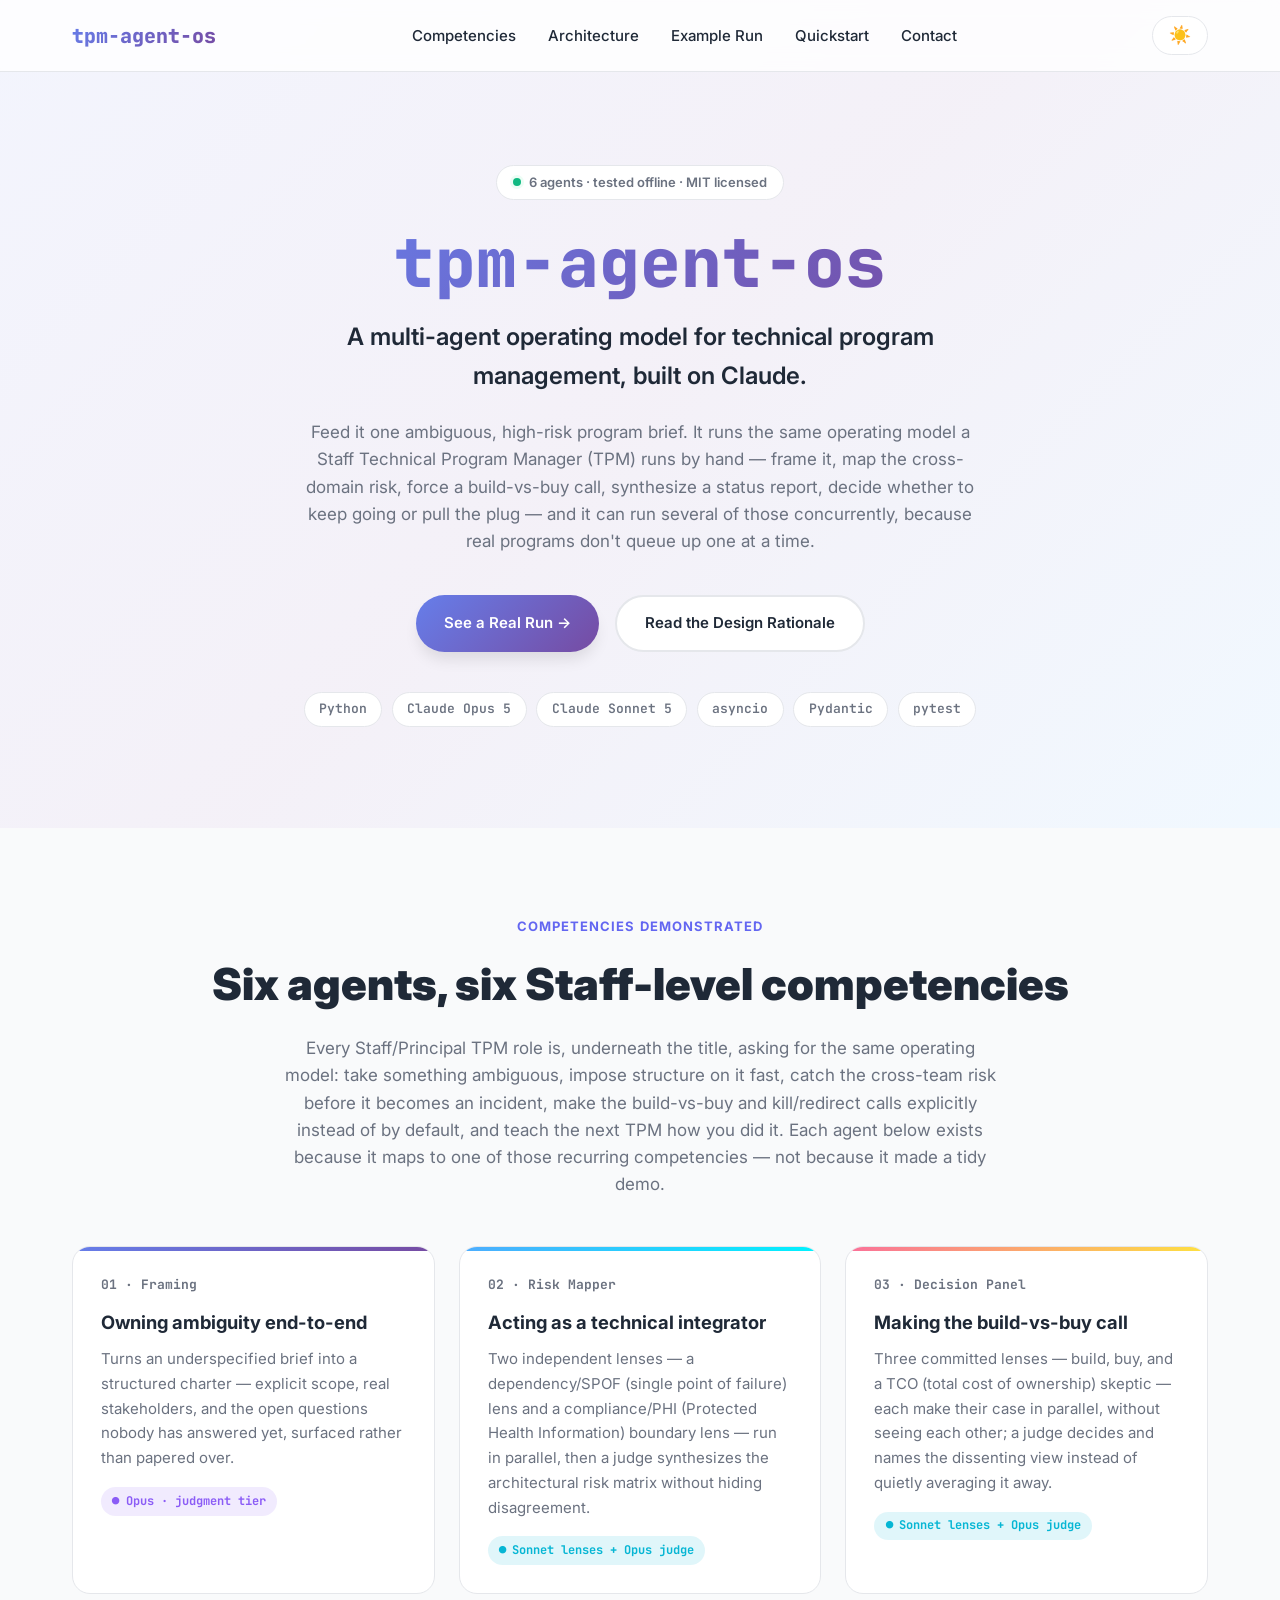
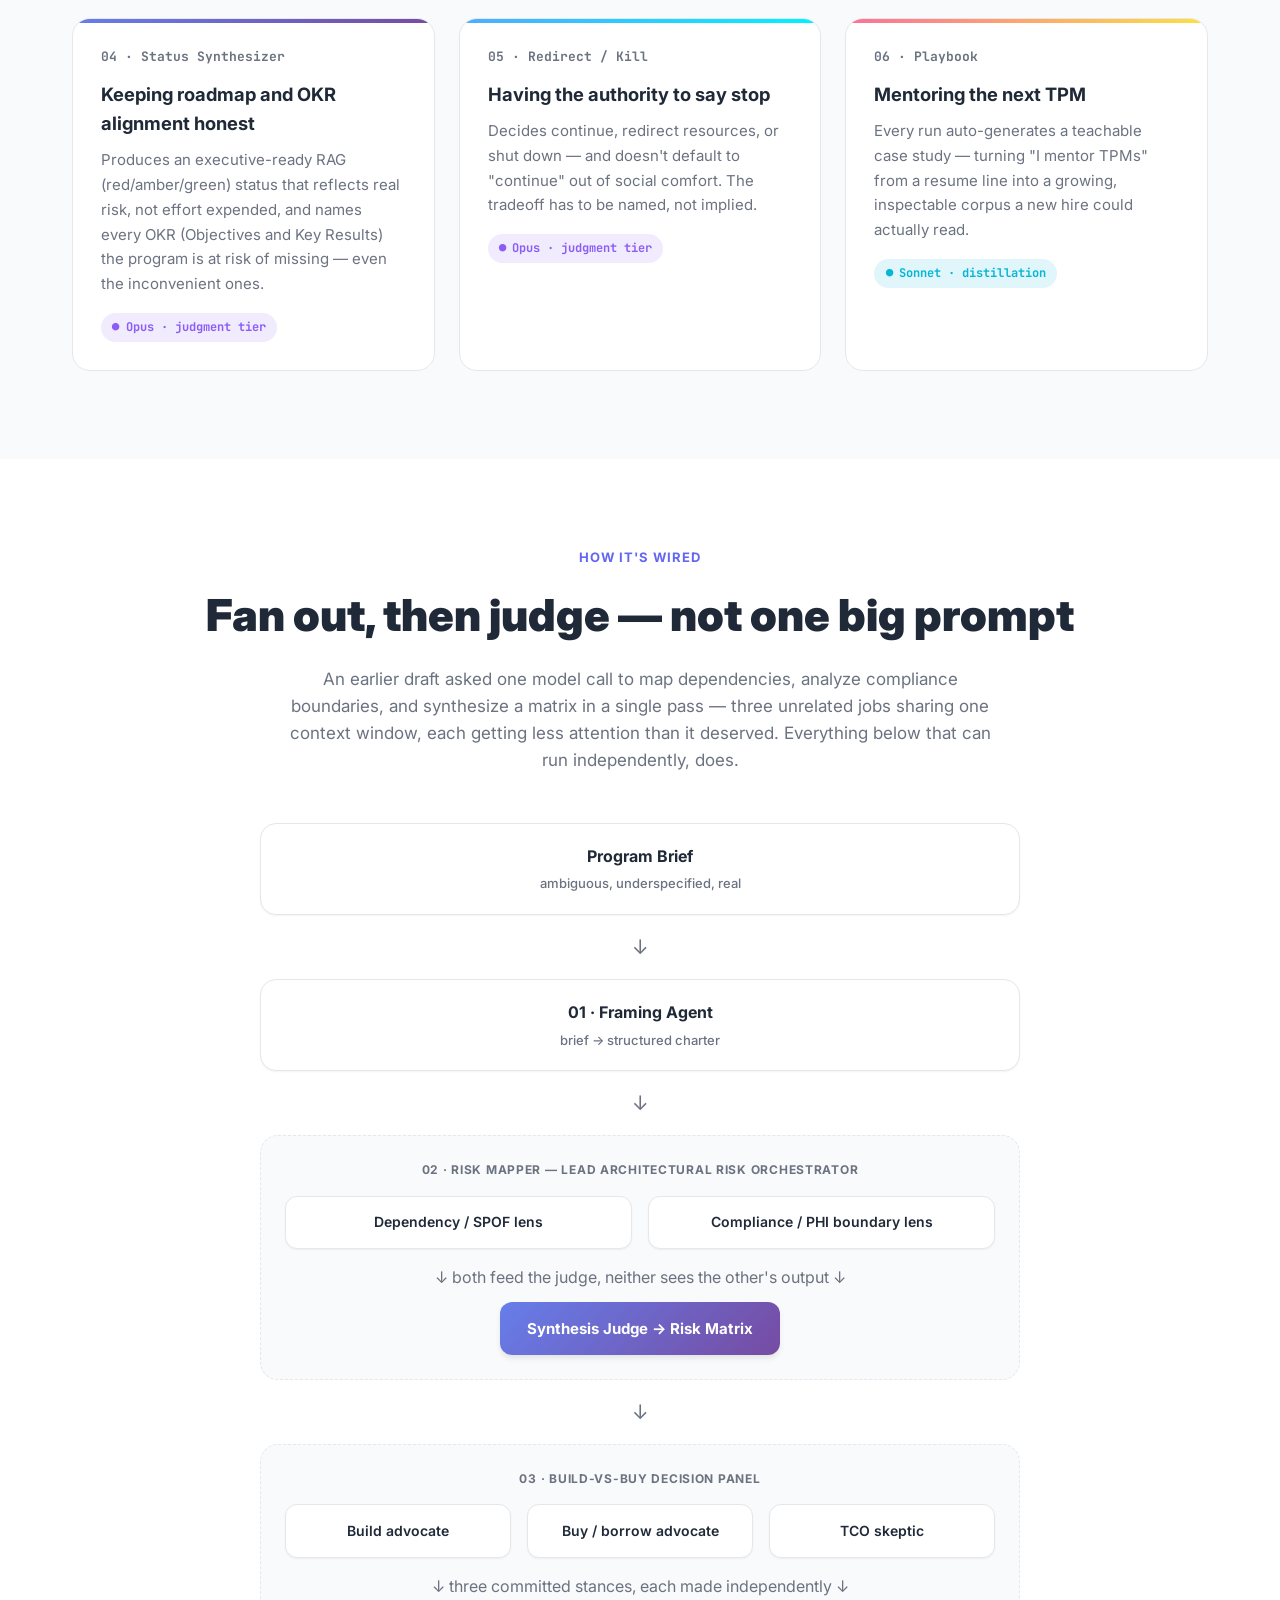
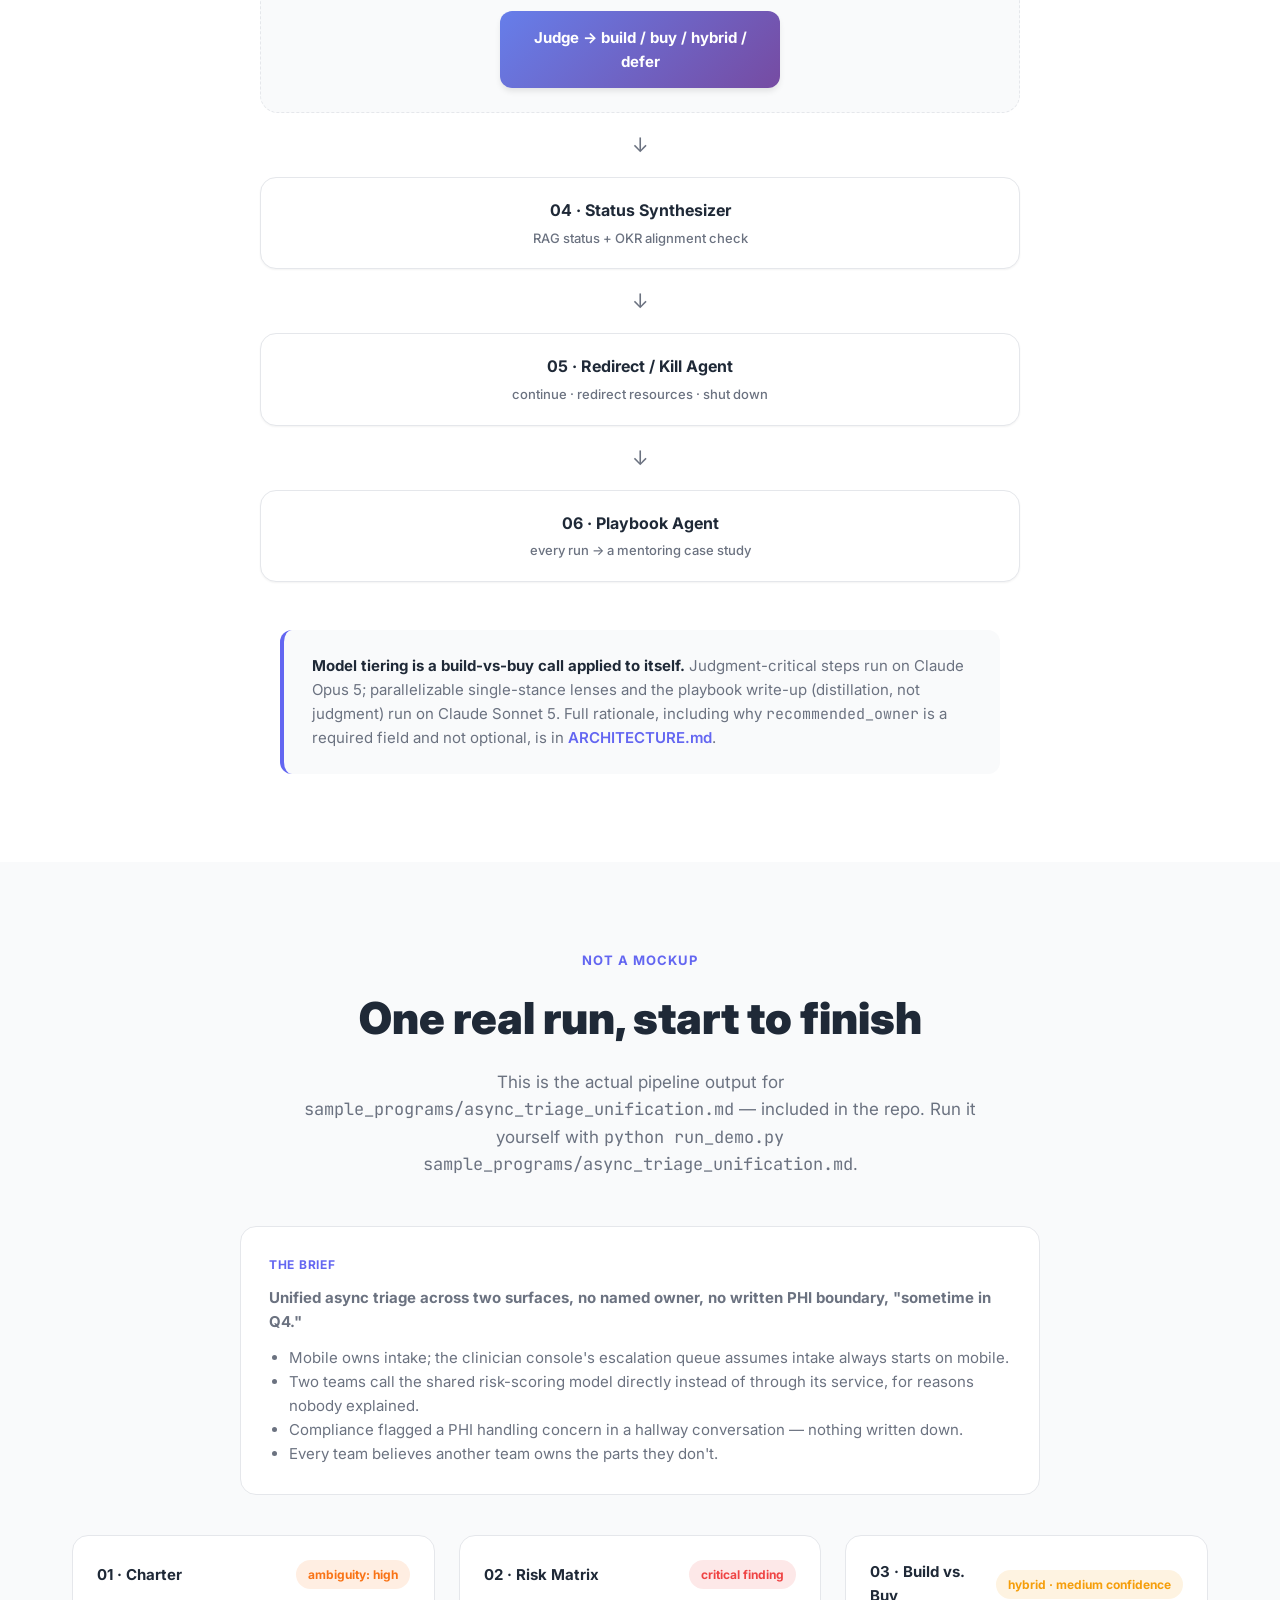
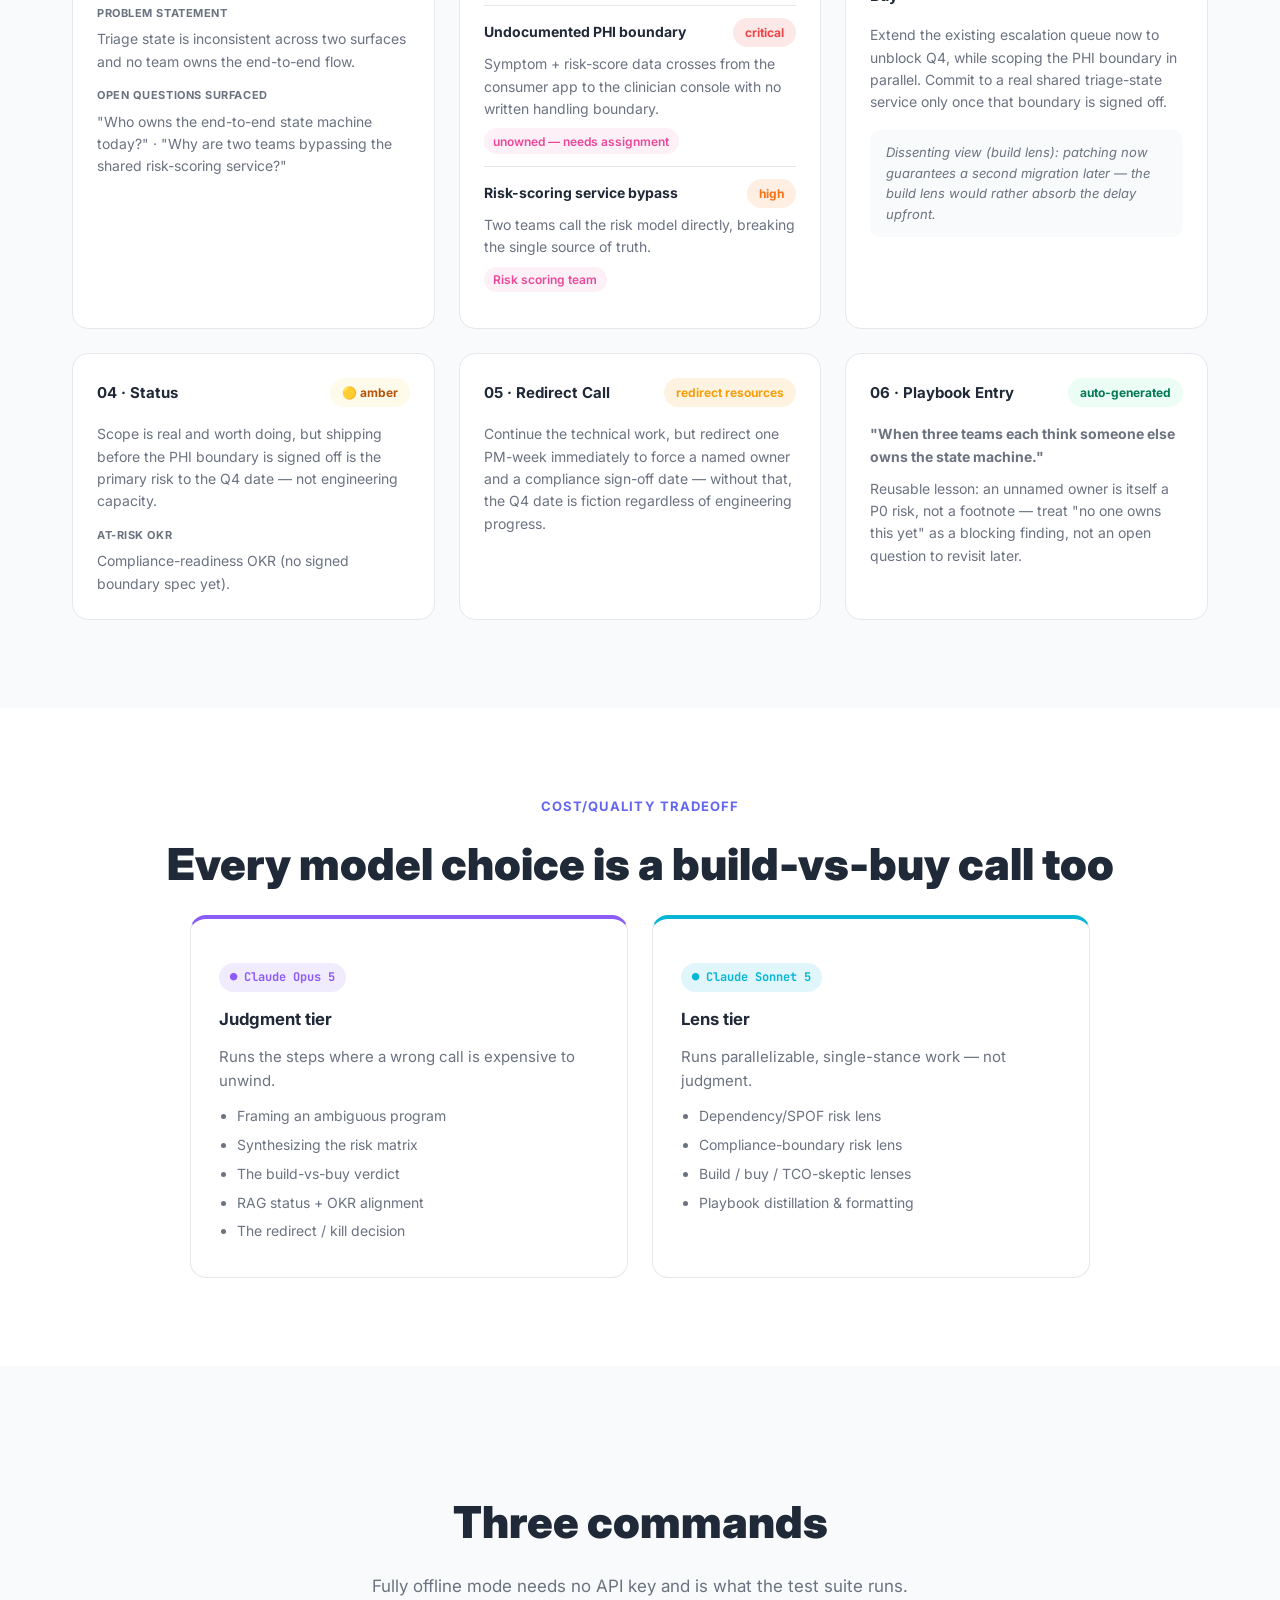
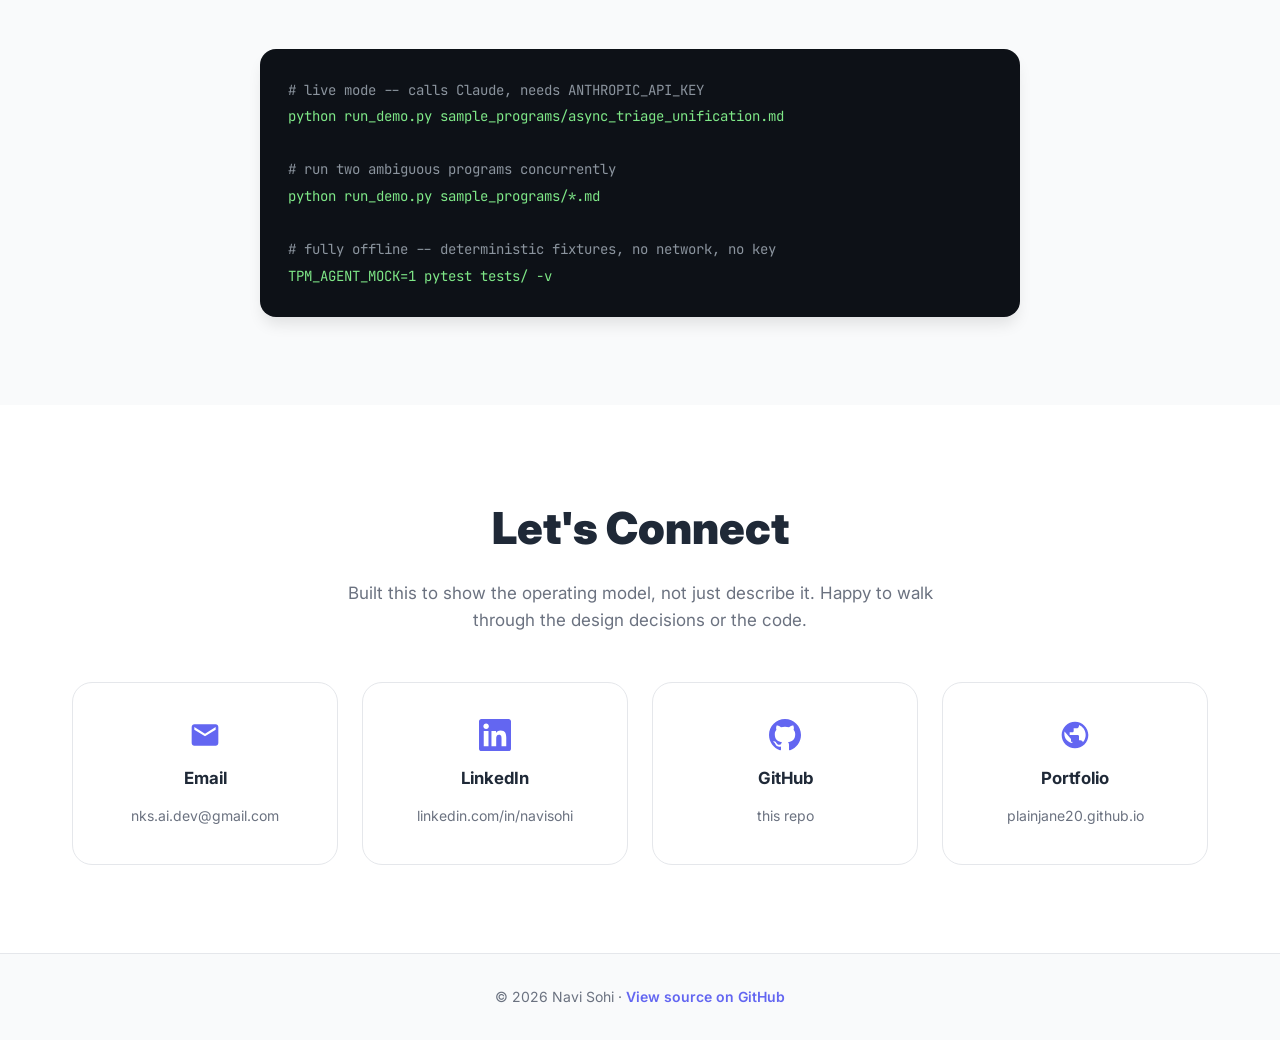
<file: index.html>
<!DOCTYPE html>
<html lang="en">
<head>
    <meta charset="UTF-8">
    <meta name="viewport" content="width=device-width, initial-scale=1.0">
    <title>tpm-agent-os — A Multi-Agent Operating Model for Technical Program Management</title>
    <meta name="description" content="Six Claude agents modeling a Staff TPM's operating model end to end: ambiguous-brief framing, parallel architectural-risk lensing, a build-vs-buy decision panel, RAG/OKR status, redirect-or-kill calls, and auto-generated mentoring playbooks.">

    <link rel="stylesheet" href="styles.css">
    <link rel="preconnect" href="https://fonts.googleapis.com">
    <link rel="preconnect" href="https://fonts.gstatic.com" crossorigin>
    <link href="https://fonts.googleapis.com/css2?family=Inter:wght@300;400;600;700;900&family=JetBrains+Mono:wght@500;700&display=swap" rel="stylesheet">
</head>
<body>
    <!-- Navigation -->
    <nav class="navbar" id="navbar">
        <div class="nav-container">
            <div class="nav-logo">tpm-agent-os</div>
            <ul class="nav-menu">
                <li><a href="#why" class="nav-link">Competencies</a></li>
                <li><a href="#architecture" class="nav-link">Architecture</a></li>
                <li><a href="#example" class="nav-link">Example Run</a></li>
                <li><a href="#quickstart" class="nav-link">Quickstart</a></li>
                <li><a href="#contact" class="nav-link">Contact</a></li>
            </ul>
            <button class="theme-toggle" id="themeToggle">
                <span class="sun">☀️</span>
                <span class="moon">🌙</span>
            </button>
        </div>
    </nav>

    <!-- Hero -->
    <section class="hero">
        <div class="hero-background"></div>
        <div class="hero-content animate-fade-up">
            <div class="eyebrow"><span class="dot"></span> 6 agents · tested offline · MIT licensed</div>
            <h1 class="hero-title">tpm-agent-os</h1>
            <h2 class="hero-subtitle">A multi-agent operating model for technical program management, built on Claude.</h2>
            <p class="hero-description">
                Feed it one ambiguous, high-risk program brief. It runs the same operating model a
                Staff Technical Program Manager (TPM) runs by hand — frame it, map the cross-domain risk, force a build-vs-buy
                call, synthesize a status report, decide whether to keep going or pull the plug — and
                it can run several of those concurrently, because real programs don't queue up one at a time.
            </p>
            <div class="hero-buttons">
                <a href="#example" class="btn btn-primary">See a Real Run →</a>
                <a href="ARCHITECTURE.md" class="btn btn-secondary">Read the Design Rationale</a>
            </div>
            <div class="hero-stack">
                <span class="stack-tag">Python</span>
                <span class="stack-tag">Claude Opus 5</span>
                <span class="stack-tag">Claude Sonnet 5</span>
                <span class="stack-tag">asyncio</span>
                <span class="stack-tag">Pydantic</span>
                <span class="stack-tag">pytest</span>
            </div>
        </div>
    </section>

    <!-- Why -->
    <section id="why" class="why-section">
        <div class="container">
            <div class="section-eyebrow animate-on-scroll">Competencies demonstrated</div>
            <h2 class="section-title animate-on-scroll">Six agents, six Staff-level competencies</h2>
            <p class="section-subtitle animate-on-scroll">
                Every Staff/Principal TPM role is, underneath the title, asking for the same
                operating model: take something ambiguous, impose structure on it fast, catch the
                cross-team risk before it becomes an incident, make the build-vs-buy and kill/redirect
                calls explicitly instead of by default, and teach the next TPM how you did it. Each
                agent below exists because it maps to one of those recurring competencies — not
                because it made a tidy demo.
            </p>
            <div class="competency-grid animate-on-scroll">
                <div class="competency-card" style="--card-accent: var(--gradient-1)">
                    <div class="competency-number">01 · Framing</div>
                    <h3>Owning ambiguity end-to-end</h3>
                    <p>Turns an underspecified brief into a structured charter — explicit scope, real stakeholders, and the open questions nobody has answered yet, surfaced rather than papered over.</p>
                    <span class="tier-badge judgment">Opus · judgment tier</span>
                </div>
                <div class="competency-card" style="--card-accent: var(--gradient-2)">
                    <div class="competency-number">02 · Risk Mapper</div>
                    <h3>Acting as a technical integrator</h3>
                    <p>Two independent lenses — a dependency/SPOF (single point of failure) lens and a compliance/PHI (Protected Health Information) boundary lens — run in parallel, then a judge synthesizes the architectural risk matrix without hiding disagreement.</p>
                    <span class="tier-badge lens">Sonnet lenses + Opus judge</span>
                </div>
                <div class="competency-card" style="--card-accent: var(--gradient-3)">
                    <div class="competency-number">03 · Decision Panel</div>
                    <h3>Making the build-vs-buy call</h3>
                    <p>Three committed lenses — build, buy, and a TCO (total cost of ownership) skeptic — each make their case in parallel, without seeing each other; a judge decides and names the dissenting view instead of quietly averaging it away.</p>
                    <span class="tier-badge lens">Sonnet lenses + Opus judge</span>
                </div>
                <div class="competency-card" style="--card-accent: var(--gradient-1)">
                    <div class="competency-number">04 · Status Synthesizer</div>
                    <h3>Keeping roadmap and OKR alignment honest</h3>
                    <p>Produces an executive-ready RAG (red/amber/green) status that reflects real risk, not effort expended, and names every OKR (Objectives and Key Results) the program is at risk of missing — even the inconvenient ones.</p>
                    <span class="tier-badge judgment">Opus · judgment tier</span>
                </div>
                <div class="competency-card" style="--card-accent: var(--gradient-2)">
                    <div class="competency-number">05 · Redirect / Kill</div>
                    <h3>Having the authority to say stop</h3>
                    <p>Decides continue, redirect resources, or shut down — and doesn't default to "continue" out of social comfort. The tradeoff has to be named, not implied.</p>
                    <span class="tier-badge judgment">Opus · judgment tier</span>
                </div>
                <div class="competency-card" style="--card-accent: var(--gradient-3)">
                    <div class="competency-number">06 · Playbook</div>
                    <h3>Mentoring the next TPM</h3>
                    <p>Every run auto-generates a teachable case study — turning "I mentor TPMs" from a resume line into a growing, inspectable corpus a new hire could actually read.</p>
                    <span class="tier-badge lens">Sonnet · distillation</span>
                </div>
            </div>
        </div>
    </section>

    <!-- Architecture -->
    <section id="architecture" class="architecture-section">
        <div class="container">
            <div class="section-eyebrow animate-on-scroll">How it's wired</div>
            <h2 class="section-title animate-on-scroll">Fan out, then judge — not one big prompt</h2>
            <p class="section-subtitle animate-on-scroll">
                An earlier draft asked one model call to map dependencies, analyze compliance
                boundaries, and synthesize a matrix in a single pass — three unrelated jobs sharing
                one context window, each getting less attention than it deserved. Everything below
                that can run independently, does.
            </p>

            <div class="pipeline animate-on-scroll">
                <div class="pipeline-stage">Program Brief <span class="stage-sub">ambiguous, underspecified, real</span></div>
                <div class="pipeline-arrow">↓</div>
                <div class="pipeline-stage">01 · Framing Agent <span class="stage-sub">brief → structured charter</span></div>
                <div class="pipeline-arrow">↓</div>

                <div class="fanout-group">
                    <div class="fanout-label">02 · Risk Mapper — Lead Architectural Risk Orchestrator</div>
                    <div class="fanout-lenses">
                        <div class="lens-card">Dependency / SPOF lens</div>
                        <div class="lens-card">Compliance / PHI boundary lens</div>
                    </div>
                    <div class="fanout-arrow-down">↓ both feed the judge, neither sees the other's output ↓</div>
                    <div class="judge-card">Synthesis Judge → Risk Matrix</div>
                </div>

                <div class="pipeline-arrow">↓</div>

                <div class="fanout-group">
                    <div class="fanout-label">03 · Build-vs-Buy Decision Panel</div>
                    <div class="fanout-lenses">
                        <div class="lens-card">Build advocate</div>
                        <div class="lens-card">Buy / borrow advocate</div>
                        <div class="lens-card">TCO skeptic</div>
                    </div>
                    <div class="fanout-arrow-down">↓ three committed stances, each made independently ↓</div>
                    <div class="judge-card">Judge → build / buy / hybrid / defer</div>
                </div>

                <div class="pipeline-arrow">↓</div>
                <div class="pipeline-stage">04 · Status Synthesizer <span class="stage-sub">RAG status + OKR alignment check</span></div>
                <div class="pipeline-arrow">↓</div>
                <div class="pipeline-stage">05 · Redirect / Kill Agent <span class="stage-sub">continue · redirect resources · shut down</span></div>
                <div class="pipeline-arrow">↓</div>
                <div class="pipeline-stage">06 · Playbook Agent <span class="stage-sub">every run → a mentoring case study</span></div>
            </div>

            <div class="architecture-note animate-on-scroll">
                <strong>Model tiering is a build-vs-buy call applied to itself.</strong> Judgment-critical
                steps run on Claude Opus 5; parallelizable single-stance lenses and the playbook
                write-up (distillation, not judgment) run on Claude Sonnet 5. Full rationale, including
                why <code>recommended_owner</code> is a required field and not optional, is in
                <a href="ARCHITECTURE.md">ARCHITECTURE.md</a>.
            </div>
        </div>
    </section>

    <!-- Example run -->
    <section id="example" class="example-section">
        <div class="container">
            <div class="section-eyebrow animate-on-scroll">Not a mockup</div>
            <h2 class="section-title animate-on-scroll">One real run, start to finish</h2>
            <p class="section-subtitle animate-on-scroll">
                This is the actual pipeline output for <code>sample_programs/async_triage_unification.md</code>
                — included in the repo. Run it yourself with <code>python run_demo.py sample_programs/async_triage_unification.md</code>.
            </p>

            <div class="example-brief animate-on-scroll">
                <div class="example-brief-label">The brief</div>
                <p><strong>Unified async triage across two surfaces, no named owner, no written PHI boundary, "sometime in Q4."</strong></p>
                <ul>
                    <li>Mobile owns intake; the clinician console's escalation queue assumes intake always starts on mobile.</li>
                    <li>Two teams call the shared risk-scoring model directly instead of through its service, for reasons nobody explained.</li>
                    <li>Compliance flagged a PHI handling concern in a hallway conversation — nothing written down.</li>
                    <li>Every team believes another team owns the parts they don't.</li>
                </ul>
            </div>

            <div class="example-grid animate-on-scroll">
                <div class="example-card">
                    <div class="example-card-header">
                        <h4>01 · Charter</h4>
                        <span class="badge severity-high">ambiguity: high</span>
                    </div>
                    <div class="field-label">Problem statement</div>
                    <p>Triage state is inconsistent across two surfaces and no team owns the end-to-end flow.</p>
                    <div class="field-label">Open questions surfaced</div>
                    <p>"Who owns the end-to-end state machine today?" · "Why are two teams bypassing the shared risk-scoring service?"</p>
                </div>

                <div class="example-card">
                    <div class="example-card-header">
                        <h4>02 · Risk Matrix</h4>
                        <span class="badge severity-critical">critical finding</span>
                    </div>
                    <div class="risk-row">
                        <div class="risk-row-header">
                            <strong>Undocumented PHI boundary</strong>
                            <span class="badge severity-critical">critical</span>
                        </div>
                        <p>Symptom + risk-score data crosses from the consumer app to the clinician console with no written handling boundary.</p>
                        <span class="owner-tag">unowned — needs assignment</span>
                    </div>
                    <div class="risk-row">
                        <div class="risk-row-header">
                            <strong>Risk-scoring service bypass</strong>
                            <span class="badge severity-high">high</span>
                        </div>
                        <p>Two teams call the risk model directly, breaking the single source of truth.</p>
                        <span class="owner-tag">Risk scoring team</span>
                    </div>
                </div>

                <div class="example-card">
                    <div class="example-card-header">
                        <h4>03 · Build vs. Buy</h4>
                        <span class="badge severity-medium">hybrid · medium confidence</span>
                    </div>
                    <p>Extend the existing escalation queue now to unblock Q4, while scoping the PHI boundary in parallel. Commit to a real shared triage-state service only once that boundary is signed off.</p>
                    <div class="dissent-box">Dissenting view (build lens): patching now guarantees a second migration later — the build lens would rather absorb the delay upfront.</div>
                </div>

                <div class="example-card">
                    <div class="example-card-header">
                        <h4>04 · Status</h4>
                        <span class="badge status-amber">🟡 amber</span>
                    </div>
                    <p>Scope is real and worth doing, but shipping before the PHI boundary is signed off is the primary risk to the Q4 date — not engineering capacity.</p>
                    <div class="field-label">At-risk OKR</div>
                    <p>Compliance-readiness OKR (no signed boundary spec yet).</p>
                </div>

                <div class="example-card">
                    <div class="example-card-header">
                        <h4>05 · Redirect Call</h4>
                        <span class="badge severity-medium">redirect resources</span>
                    </div>
                    <p>Continue the technical work, but redirect one PM-week immediately to force a named owner and a compliance sign-off date — without that, the Q4 date is fiction regardless of engineering progress.</p>
                </div>

                <div class="example-card">
                    <div class="example-card-header">
                        <h4>06 · Playbook Entry</h4>
                        <span class="badge status-green">auto-generated</span>
                    </div>
                    <p><strong>"When three teams each think someone else owns the state machine."</strong></p>
                    <p style="margin-top:0.6rem">Reusable lesson: an unnamed owner is itself a P0 risk, not a footnote — treat "no one owns this yet" as a blocking finding, not an open question to revisit later.</p>
                </div>
            </div>
        </div>
    </section>

    <!-- Model tiering -->
    <section class="tiering-section">
        <div class="container">
            <div class="section-eyebrow animate-on-scroll">Cost/quality tradeoff</div>
            <h2 class="section-title animate-on-scroll">Every model choice is a build-vs-buy call too</h2>
            <div class="tiering-grid animate-on-scroll">
                <div class="tiering-card judgment">
                    <span class="tier-badge judgment">Claude Opus 5</span>
                    <h3 style="margin-top:0.9rem">Judgment tier</h3>
                    <p style="color:var(--text-secondary); font-size:0.9375rem">Runs the steps where a wrong call is expensive to unwind.</p>
                    <ul>
                        <li>Framing an ambiguous program</li>
                        <li>Synthesizing the risk matrix</li>
                        <li>The build-vs-buy verdict</li>
                        <li>RAG status + OKR alignment</li>
                        <li>The redirect / kill decision</li>
                    </ul>
                </div>
                <div class="tiering-card lens">
                    <span class="tier-badge lens">Claude Sonnet 5</span>
                    <h3 style="margin-top:0.9rem">Lens tier</h3>
                    <p style="color:var(--text-secondary); font-size:0.9375rem">Runs parallelizable, single-stance work — not judgment.</p>
                    <ul>
                        <li>Dependency/SPOF risk lens</li>
                        <li>Compliance-boundary risk lens</li>
                        <li>Build / buy / TCO-skeptic lenses</li>
                        <li>Playbook distillation &amp; formatting</li>
                    </ul>
                </div>
            </div>
        </div>
    </section>

    <!-- Quickstart -->
    <section id="quickstart" class="quickstart-section">
        <div class="container">
            <div class="section-eyebrow animate-on-scroll">Try it</div>
            <h2 class="section-title animate-on-scroll">Three commands</h2>
            <p class="section-subtitle animate-on-scroll">Fully offline mode needs no API key and is what the test suite runs.</p>
            <div class="code-block animate-on-scroll">
<pre><span class="comment"># live mode -- calls Claude, needs ANTHROPIC_API_KEY</span>
<span class="cmd">python run_demo.py sample_programs/async_triage_unification.md</span>

<span class="comment"># run two ambiguous programs concurrently</span>
<span class="cmd">python run_demo.py sample_programs/*.md</span>

<span class="comment"># fully offline -- deterministic fixtures, no network, no key</span>
<span class="cmd">TPM_AGENT_MOCK=1 pytest tests/ -v</span></pre>
            </div>
        </div>
    </section>

    <!-- Contact -->
    <section id="contact" class="contact">
        <div class="container">
            <h2 class="section-title animate-on-scroll">Let's Connect</h2>
            <div class="contact-content animate-on-scroll">
                <p class="contact-subtitle">
                    Built this to show the operating model, not just describe it. Happy to walk
                    through the design decisions or the code.
                </p>
                <div class="contact-methods">
                    <a href="mailto:nks.ai.dev@gmail.com" class="contact-card">
                        <svg width="32" height="32" fill="currentColor" viewBox="0 0 24 24"><path d="M20 4H4c-1.1 0-1.99.9-1.99 2L2 18c0 1.1.9 2 2 2h16c1.1 0 2-.9 2-2V6c0-1.1-.9-2-2-2zm0 4l-8 5-8-5V6l8 5 8-5v2z"/></svg>
                        <h3>Email</h3>
                        <p>nks.ai.dev@gmail.com</p>
                    </a>
                    <a href="https://linkedin.com/in/navisohi/" target="_blank" class="contact-card">
                        <svg width="32" height="32" fill="currentColor" viewBox="0 0 24 24"><path d="M20.447 20.452h-3.554v-5.569c0-1.328-.027-3.037-1.852-3.037-1.853 0-2.136 1.445-2.136 2.939v5.667H9.351V9h3.414v1.561h.046c.477-.9 1.637-1.85 3.37-1.85 3.601 0 4.267 2.37 4.267 5.455v6.286zM5.337 7.433c-1.144 0-2.063-.926-2.063-2.065 0-1.138.92-2.063 2.063-2.063 1.14 0 2.064.925 2.064 2.063 0 1.139-.925 2.065-2.064 2.065zm1.782 13.019H3.555V9h3.564v11.452zM22.225 0H1.771C.792 0 0 .774 0 1.729v20.542C0 23.227.792 24 1.771 24h20.451C23.2 24 24 23.227 24 22.271V1.729C24 .774 23.2 0 22.222 0h.003z"/></svg>
                        <h3>LinkedIn</h3>
                        <p>linkedin.com/in/navisohi</p>
                    </a>
                    <a href="https://github.com/PlainJane20/tpm-agent-os" target="_blank" class="contact-card">
                        <svg width="32" height="32" fill="currentColor" viewBox="0 0 24 24"><path d="M12 0c-6.626 0-12 5.373-12 12 0 5.302 3.438 9.8 8.207 11.387.599.111.793-.261.793-.577v-2.234c-3.338.726-4.033-1.416-4.033-1.416-.546-1.387-1.333-1.756-1.333-1.756-1.089-.745.083-.729.083-.729 1.205.084 1.839 1.237 1.839 1.237 1.07 1.834 2.807 1.304 3.492.997.107-.775.418-1.305.762-1.604-2.665-.305-5.467-1.334-5.467-5.931 0-1.311.469-2.381 1.236-3.221-.124-.303-.535-1.524.117-3.176 0 0 1.008-.322 3.301 1.23.957-.266 1.983-.399 3.003-.404 1.02.005 2.047.138 3.006.404 2.291-1.552 3.297-1.23 3.297-1.23.653 1.653.242 2.874.118 3.176.77.84 1.235 1.911 1.235 3.221 0 4.609-2.807 5.624-5.479 5.921.43.372.823 1.102.823 2.222v3.293c0 .319.192.694.801.576 4.765-1.589 8.199-6.086 8.199-11.386 0-6.627-5.373-12-12-12z"/></svg>
                        <h3>GitHub</h3>
                        <p>this repo</p>
                    </a>
                    <a href="https://plainjane20.github.io/" target="_blank" class="contact-card">
                        <svg width="32" height="32" fill="currentColor" viewBox="0 0 24 24"><path d="M12 2C6.48 2 2 6.48 2 12s4.48 10 10 10 10-4.48 10-10S17.52 2 12 2zm-2 15.93c-3.35-.42-6-3.27-6-6.93 0-.55.05-1.09.15-1.62L9 15v2h1v2.93zM17.9 17.39c-.26-.81-1-1.39-1.9-1.39h-1v-3c0-.55-.45-1-1-1H8v-2h2c.55 0 1-.45 1-1V7h2c1.1 0 2-.9 2-2v-.41c2.93 1.19 5 4.06 5 7.41 0 2.08-.8 3.97-2.1 5.39z"/></svg>
                        <h3>Portfolio</h3>
                        <p>plainjane20.github.io</p>
                    </a>
                </div>
            </div>
        </div>
    </section>

    <!-- Footer -->
    <footer class="footer">
        <div class="container">
            <p>&copy; 2026 Navi Sohi · <a href="https://github.com/PlainJane20/tpm-agent-os">View source on GitHub</a></p>
        </div>
    </footer>

    <script src="script.js"></script>
</body>
</html>
</file>
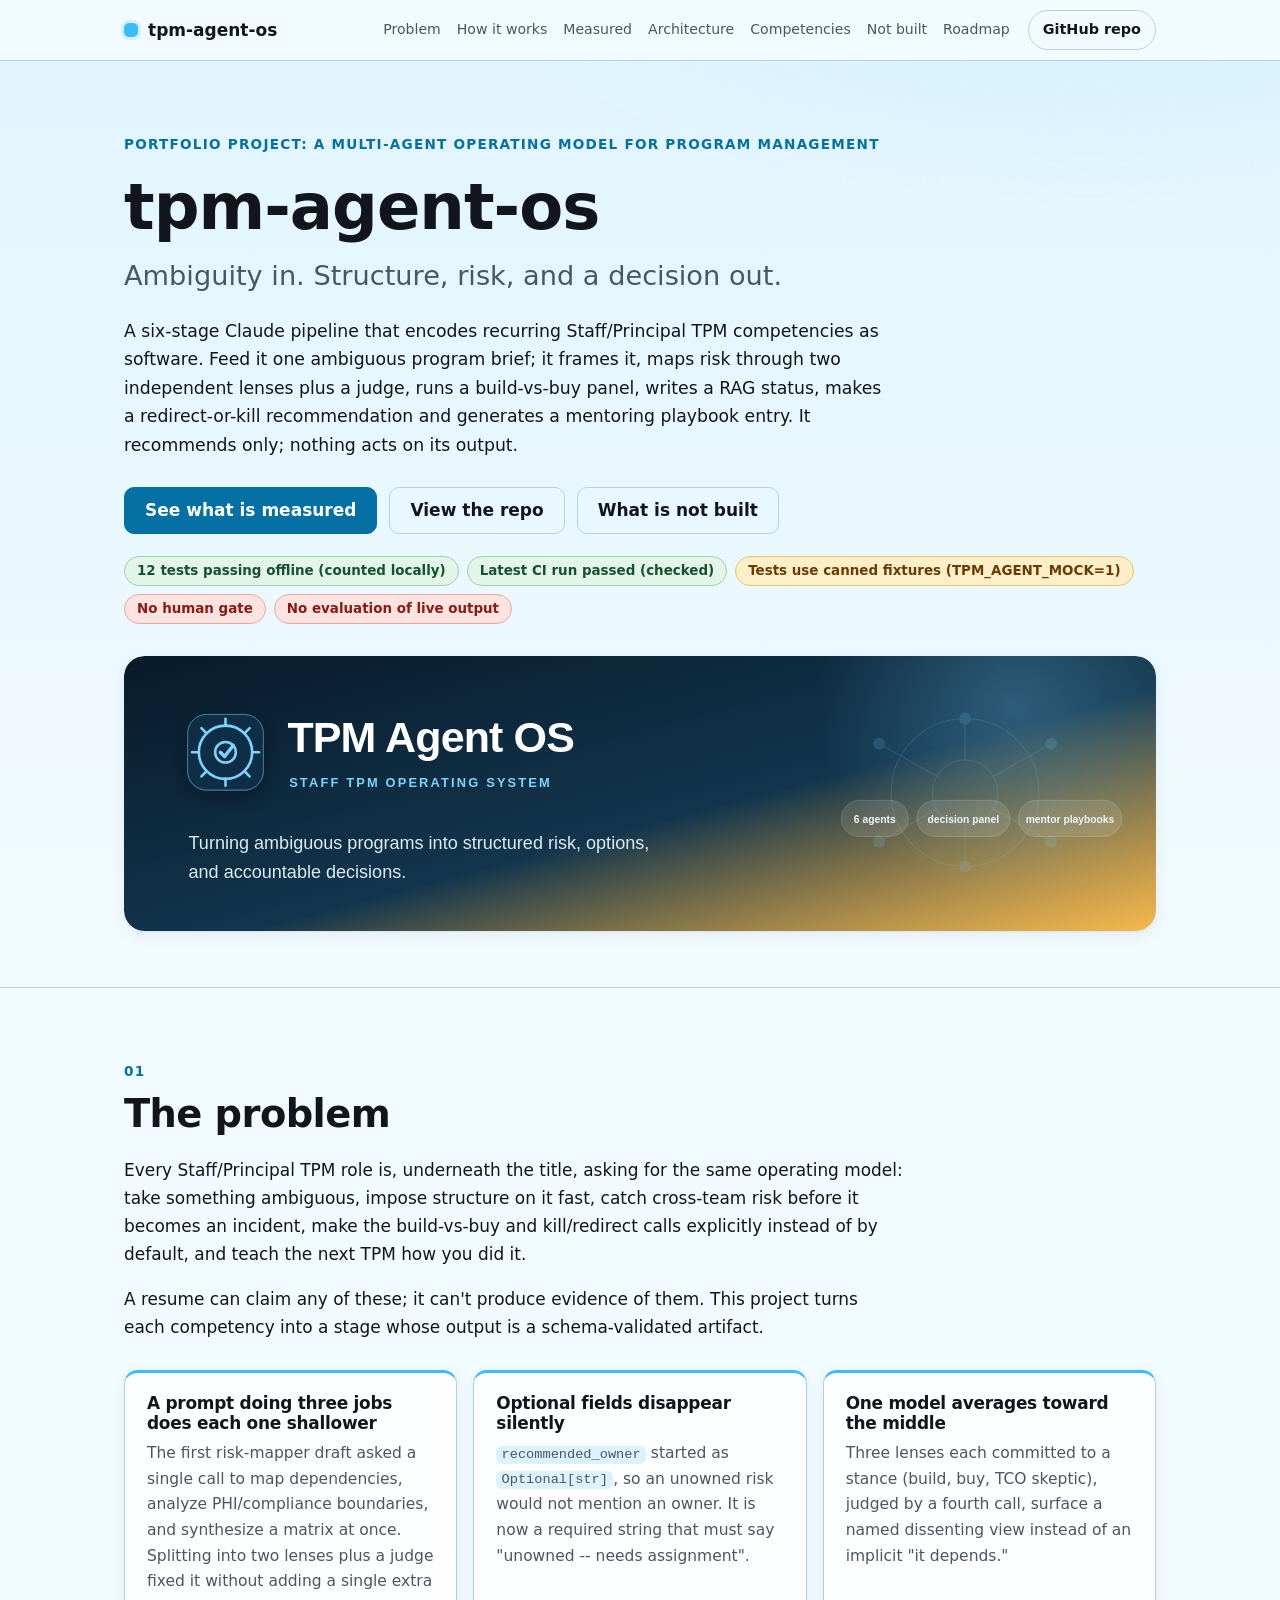
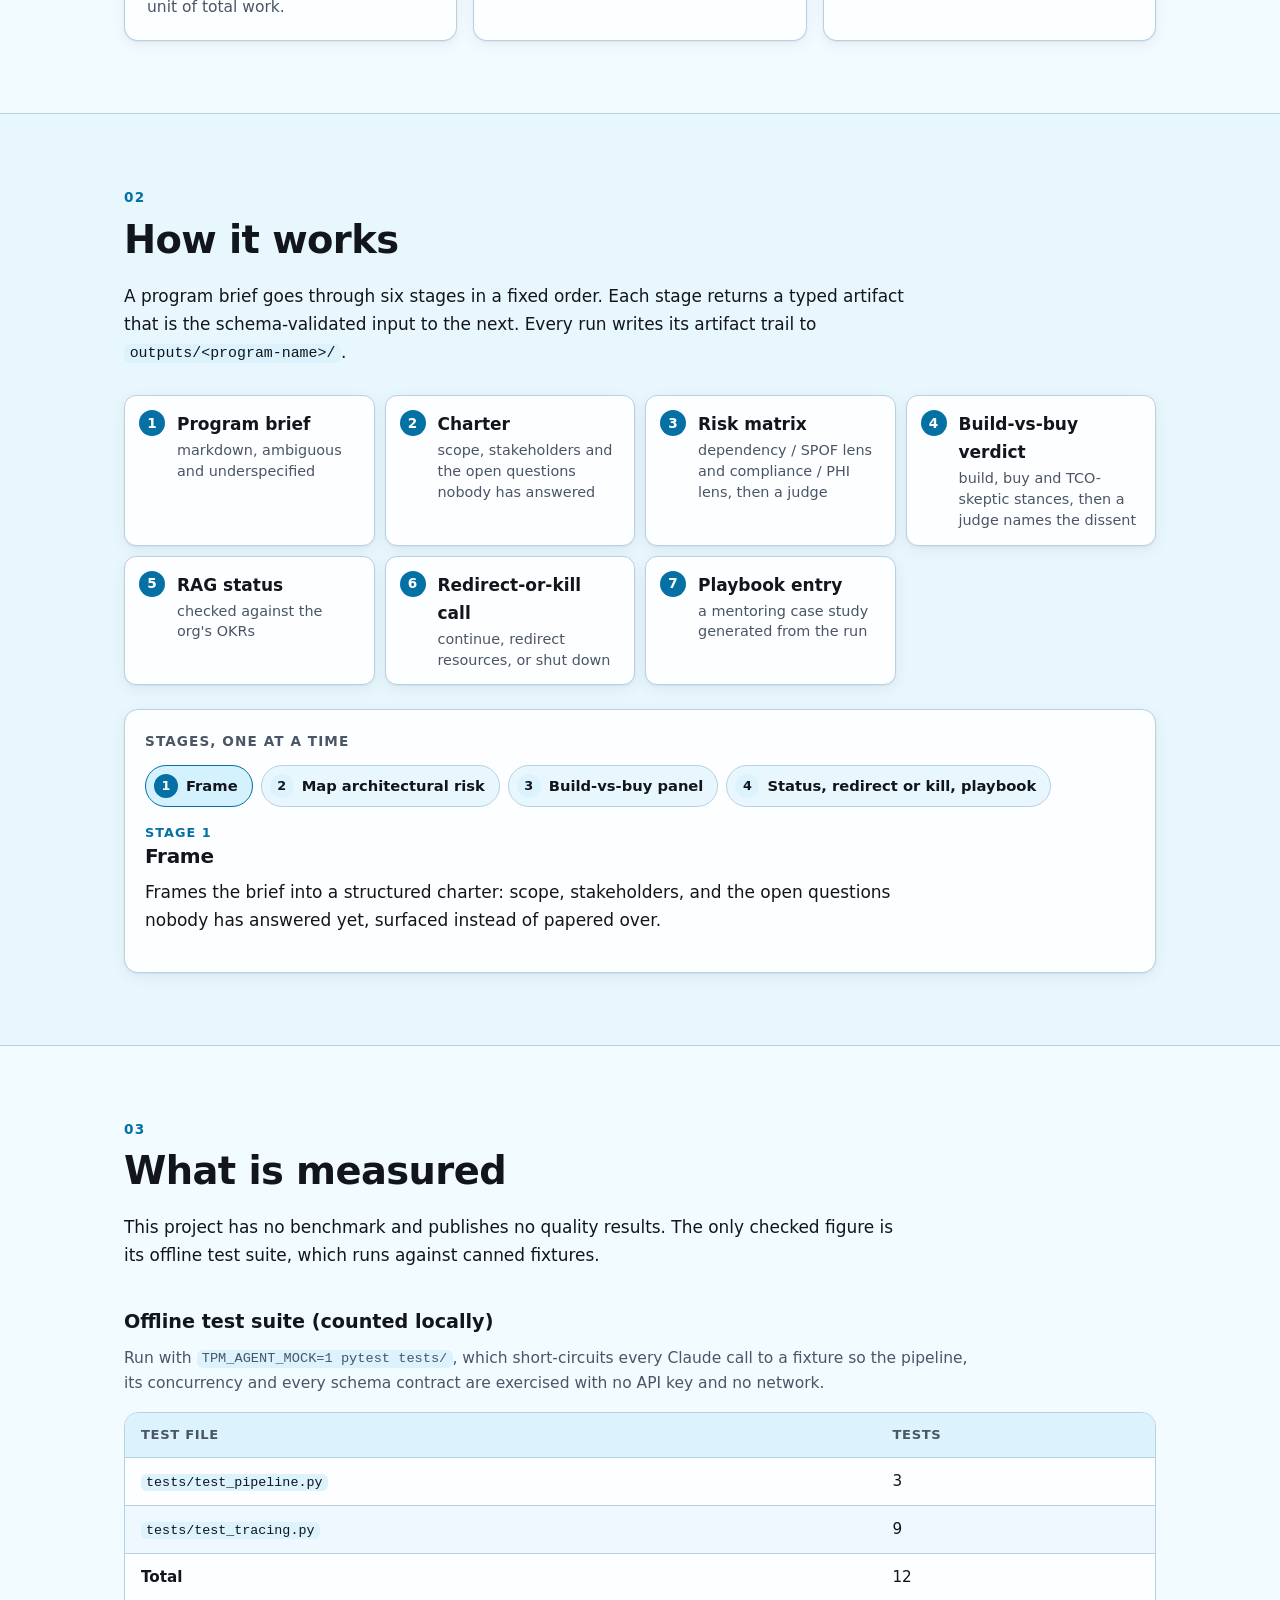
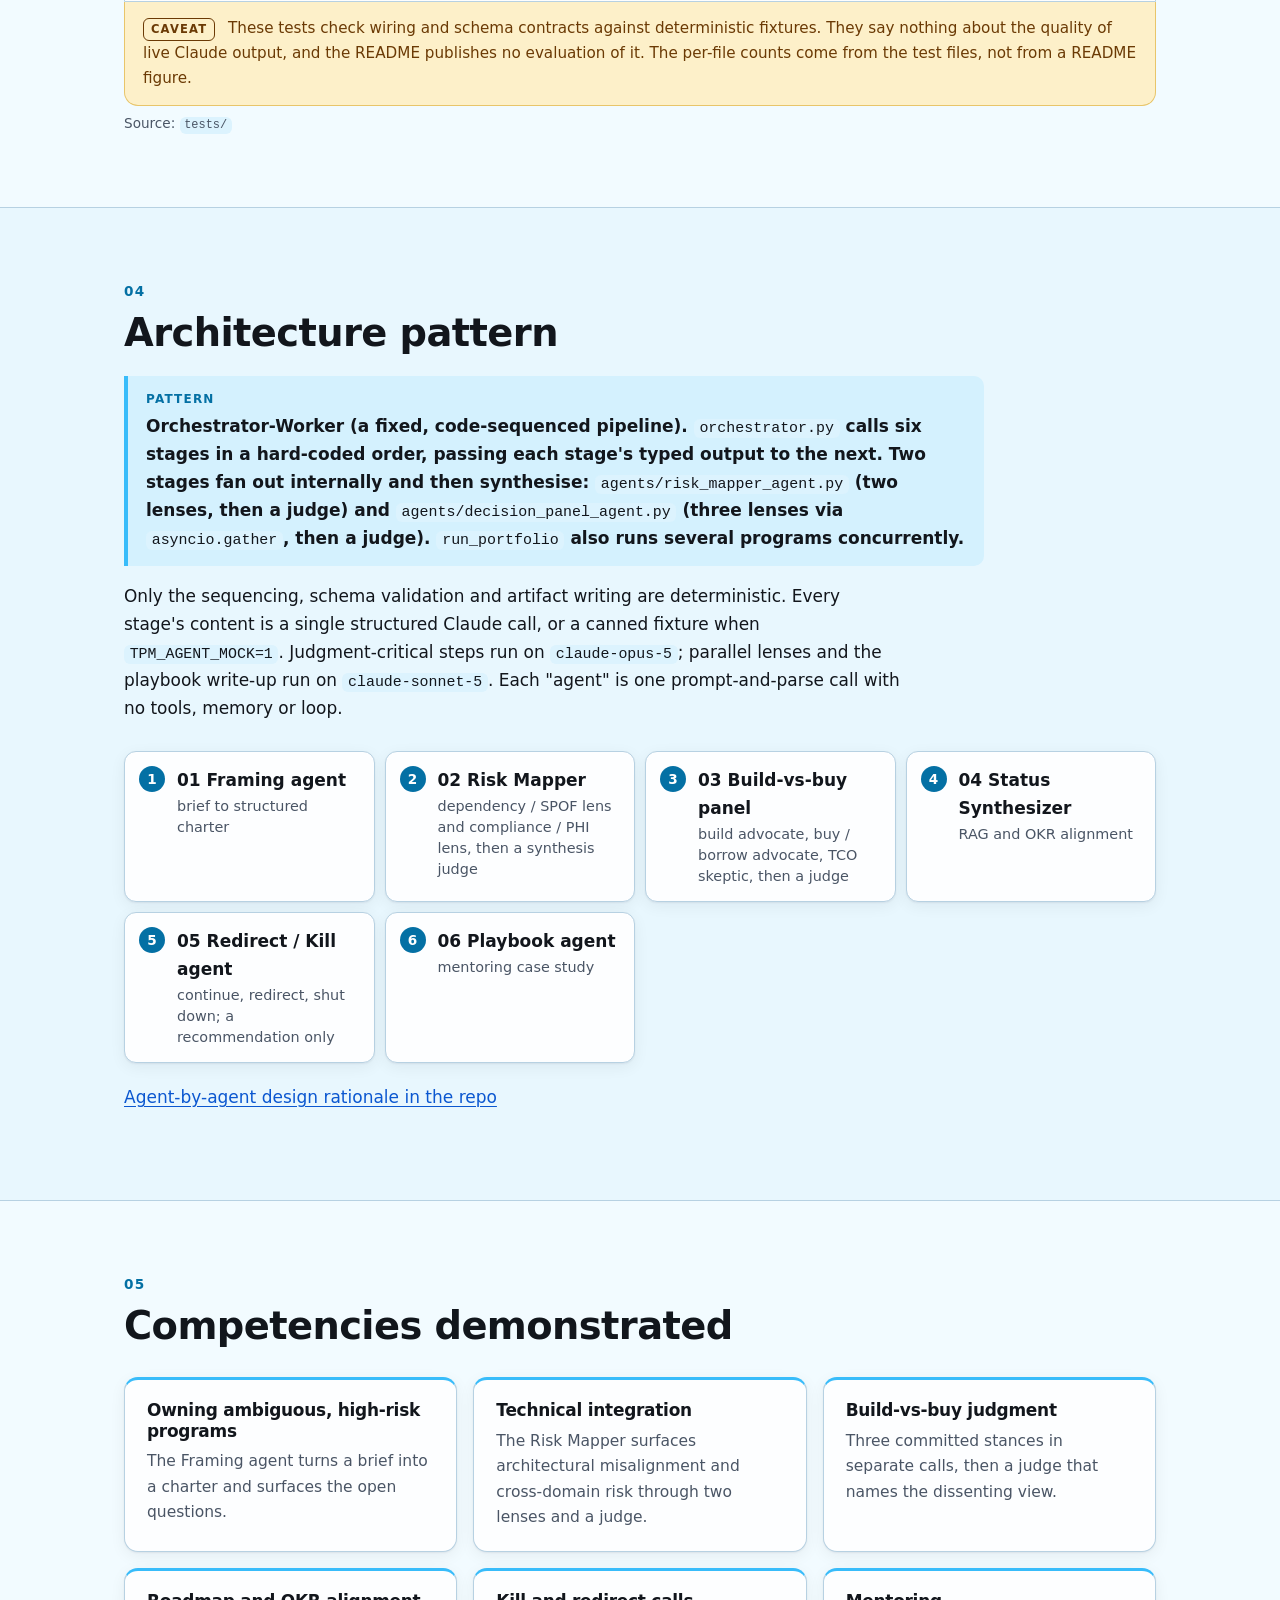
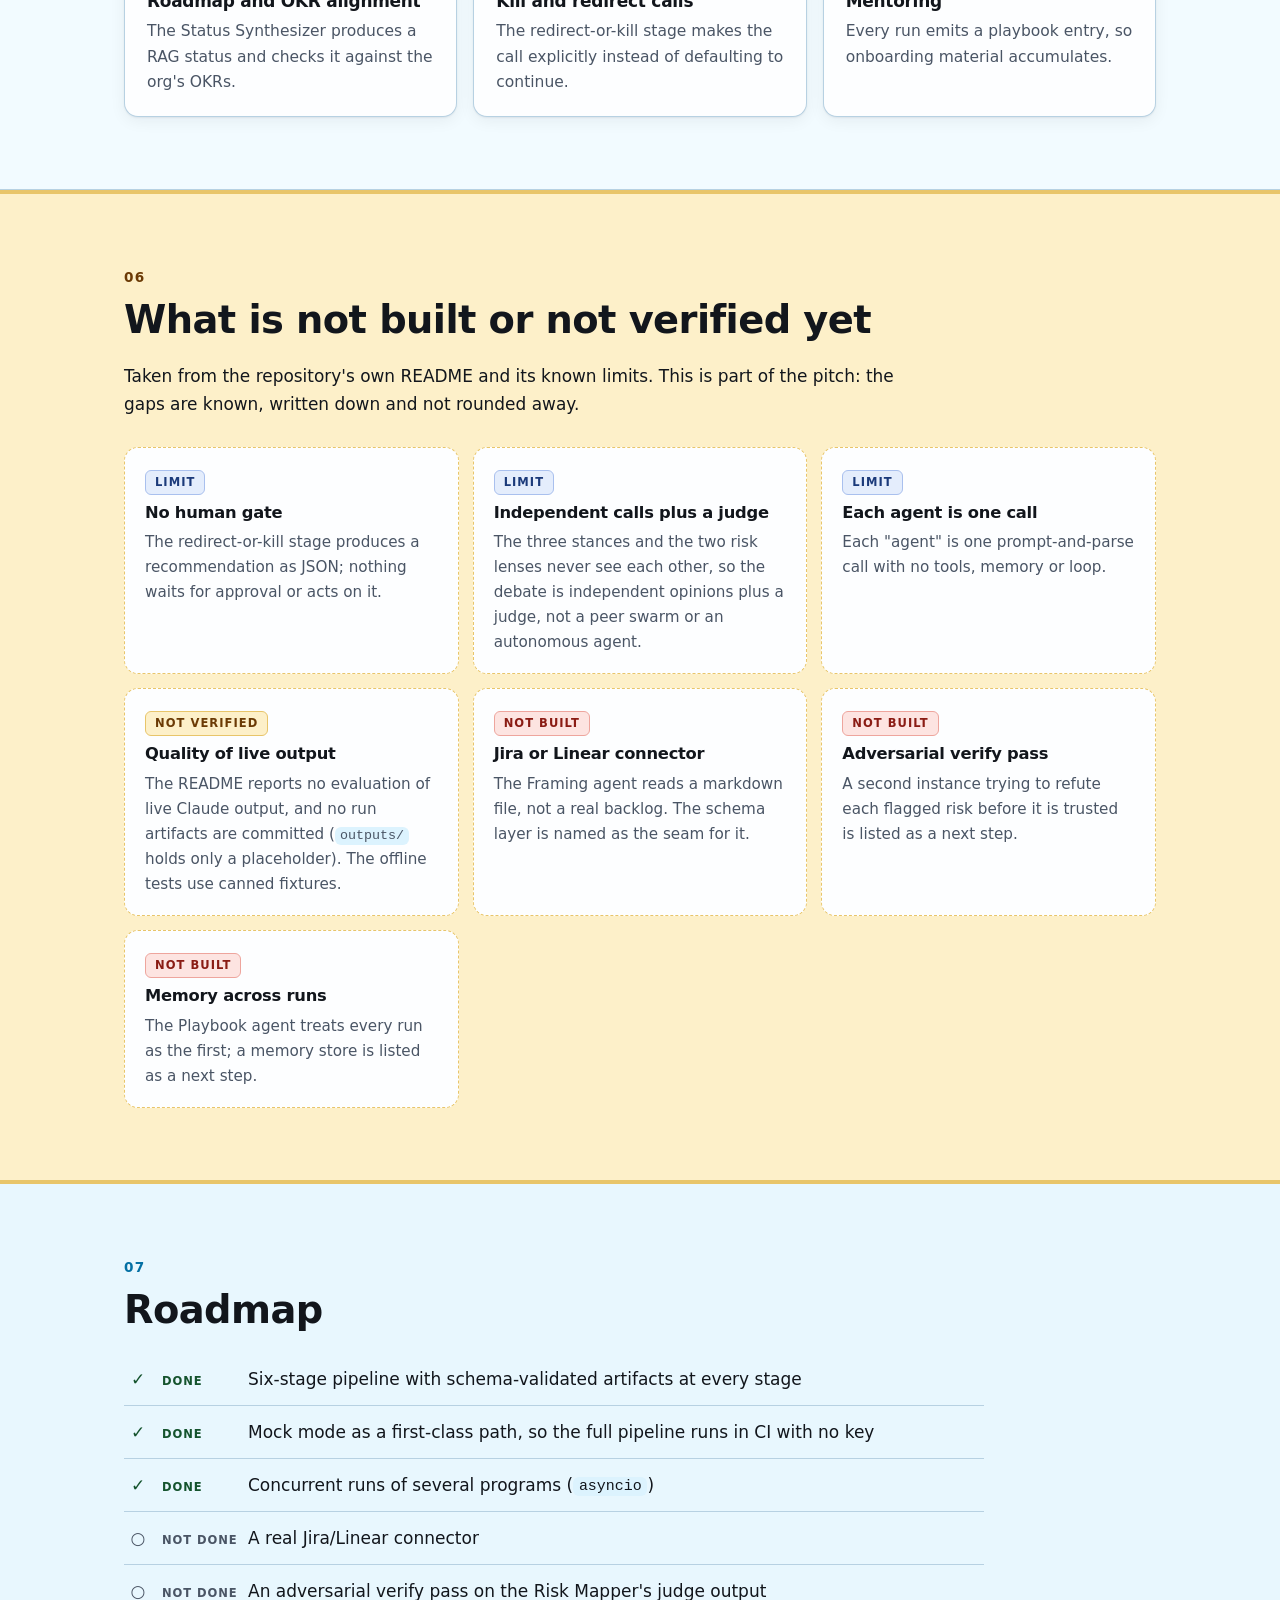
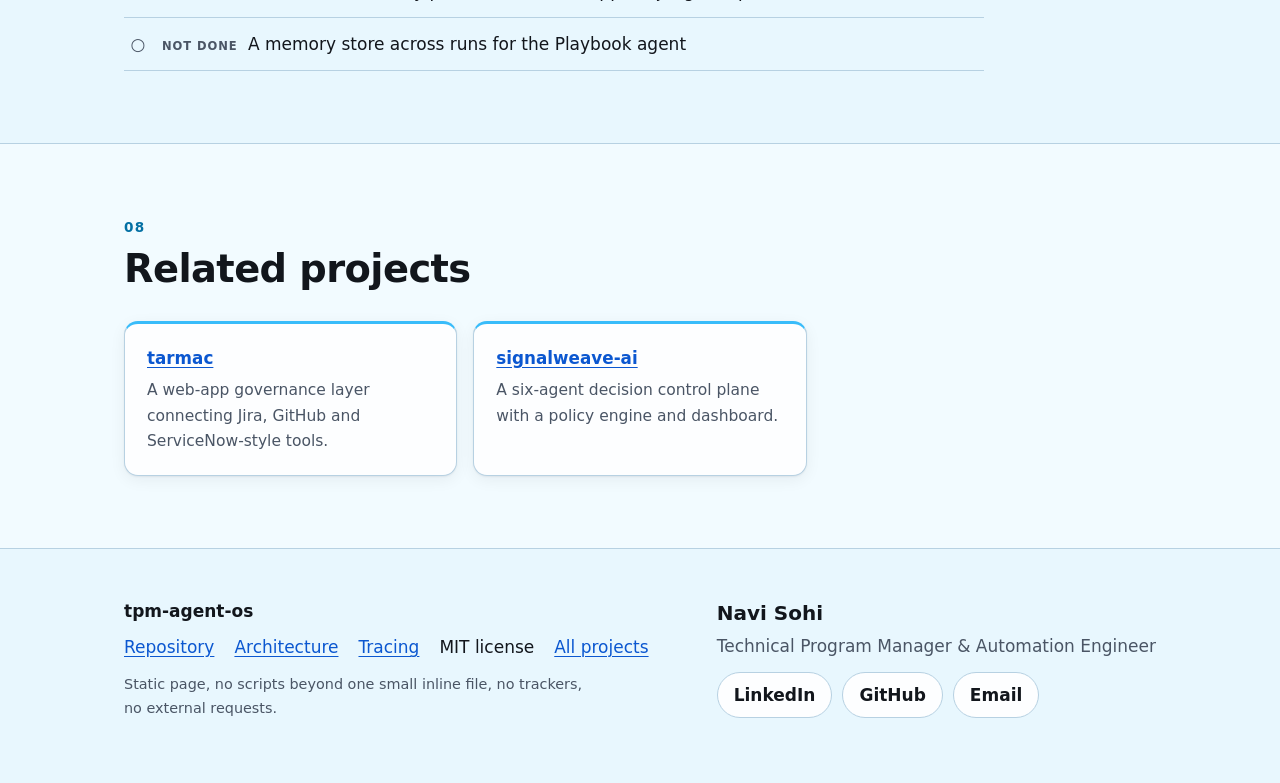
<file: site/index.html>
<!doctype html>
<html lang="en">
<head>
<meta charset="utf-8">
<meta name="viewport" content="width=device-width, initial-scale=1">
<meta name="color-scheme" content="light dark">
<title>tpm-agent-os: Ambiguity in. Structure, risk, and a decision out.</title>
<meta name="description" content="A six-stage Claude pipeline that encodes recurring Staff/Principal TPM competencies as software. Feed it one ambiguous program brief; it frames it, maps risk through two independent lenses plus a judge, runs a build-vs-buy panel, writes a RAG status, makes a redirect-or-kill recommendation and generates a mentoring playbook entry. It recommends only; nothing acts on its output.">
<style>/* Shared design system. Per-project accent variables are injected after this file. */
:root{
  --bg:#f4f6fc; --surface:#eaeefa; --surface-2:#dfe5f6; --card:#ffffff; --hero:#e4e9f8; --text:#12161c; --muted:#4a5565;
  --border:#d5dbe3; --link:#0b57d0;
  --ok-bg:#e3f4e8; --ok-fg:#14532d; --ok-bd:#9bd3ad;
  --sim-bg:#fdf0c9; --sim-fg:#6b3a05; --sim-bd:#e8c56a;
  --warn-bg:#fde4e1; --warn-fg:#8a1c14; --warn-bd:#eea59d;
  --info-bg:#e4edfc; --info-fg:#1b3a7a; --info-bd:#a9c0ee;
  --accent:#0b57d0; --accent-ink:#0b57d0; --accent-fill:#0b57d0; --on-accent:#ffffff; --accent-soft:#0b57d01f;
  --radius:14px; --shadow:0 1px 2px rgba(15,23,42,.06),0 4px 16px rgba(15,23,42,.06);
  --font:system-ui,-apple-system,"Segoe UI",Roboto,"Helvetica Neue",Arial,sans-serif;
  --mono:ui-monospace,SFMono-Regular,Menlo,Consolas,monospace;
  --header-h:60px;
}
@media (prefers-color-scheme:dark){
  :root{
    --bg:#0d1117; --surface:#161b22; --surface-2:#1e252e; --card:#161b22; --hero:#1a2030; --text:#e8ecf2; --muted:#a3adbb;
    --border:#2c3541; --link:#8ab4ff;
    --ok-bg:#12301f; --ok-fg:#8be0a6; --ok-bd:#235a37;
    --sim-bg:#3a2a0a; --sim-fg:#fcd34d; --sim-bd:#6b4d12;
    --warn-bg:#3d1816; --warn-fg:#ffaaa3; --warn-bd:#74302b;
    --info-bg:#14284a; --info-fg:#a5c4ff; --info-bd:#2b4a80;
    --accent-ink:#8ab4ff; --accent-fill:#2f6fe0; --on-accent:#ffffff; --accent-soft:#2f6fe026;
    --shadow:0 1px 2px rgba(0,0,0,.4),0 4px 16px rgba(0,0,0,.35);
  }
}
*,*::before,*::after{box-sizing:border-box}
html{scroll-behavior:smooth;scroll-padding-top:calc(var(--header-h) + 12px);-webkit-text-size-adjust:100%}
body{margin:0;background:var(--bg);color:var(--text);font:400 17px/1.65 var(--font);overflow-wrap:break-word}
img,svg{max-width:100%;height:auto;display:block}
a{color:var(--link);text-underline-offset:3px}
a:hover{text-decoration-thickness:2px}
code{font:500 .88em var(--mono);background:var(--surface-2);padding:.1em .38em;border-radius:6px;overflow-wrap:anywhere}
h1,h2,h3{line-height:1.2;margin:0;letter-spacing:-.015em}
p{margin:0 0 1em}
:focus-visible{outline:3px solid var(--accent-ink);outline-offset:3px;border-radius:6px}
.wrap{width:100%;max-width:1080px;margin:0 auto;padding:0 24px}
.skip{position:absolute;left:12px;top:-60px;background:var(--text);color:var(--bg);padding:10px 16px;border-radius:8px;z-index:100;font-weight:600}
.skip:focus{top:12px}

/* Header */
.site-header{position:sticky;top:0;z-index:50;background:color-mix(in srgb,var(--bg) 92%,transparent);backdrop-filter:saturate(1.4) blur(10px);border-bottom:1px solid var(--border)}
.bar{display:flex;align-items:center;gap:20px;min-height:var(--header-h)}
.brand{display:inline-flex;align-items:center;gap:10px;font-weight:700;color:var(--text);text-decoration:none;white-space:nowrap}
.brand-dot{width:14px;height:14px;border-radius:5px;background:var(--accent);box-shadow:0 0 0 3px var(--accent-soft)}
.site-header nav{display:flex;gap:4px;margin-left:auto;overflow-x:auto;scrollbar-width:none}
.site-header nav::-webkit-scrollbar{display:none}
.site-header nav a{color:var(--muted);text-decoration:none;padding:8px 10px;border-radius:8px;font-size:.92rem;font-weight:500;white-space:nowrap}
.brand{flex-shrink:0;white-space:nowrap}
@media (min-width:721px){
  .bar{flex-wrap:wrap;gap:6px 12px}
  .bar .btn-small{margin-left:auto}
  .site-header nav{flex:1 1 auto;justify-content:flex-end;flex-wrap:wrap;overflow:visible}
  .site-header nav a{padding:8px 6px;font-size:.88rem}
}
.site-header nav a:hover{color:var(--text);background:var(--surface-2)}
.btn-small{white-space:nowrap;font-size:.9rem;font-weight:600;text-decoration:none;color:var(--text);border:1px solid var(--border);padding:7px 14px;border-radius:999px}
.btn-small:hover{background:var(--surface-2)}

/* Hero */
.hero{padding:72px 0 56px;background:radial-gradient(900px 340px at 85% -10%,var(--accent-soft),transparent 70%),linear-gradient(180deg,var(--hero),var(--bg));border-bottom:1px solid var(--border)}
.kicker{color:var(--accent-ink);font-weight:700;font-size:.85rem;letter-spacing:.09em;text-transform:uppercase;margin-bottom:14px}
.hero h1{font-size:clamp(2.4rem,6vw,4rem);font-weight:800}
.tagline{font-size:clamp(1.25rem,2.6vw,1.7rem);color:var(--muted);margin:12px 0 22px;font-weight:500;line-height:1.35}
.summary{max-width:760px;font-size:1.08rem}
.cta{display:flex;flex-wrap:wrap;gap:12px;margin:28px 0 22px}
.btn{display:inline-block;padding:12px 20px;border-radius:10px;font-weight:650;text-decoration:none;border:1.5px solid var(--border);color:var(--text);line-height:1.2}
.btn-primary{background:var(--accent-fill);border-color:var(--accent-fill);color:var(--on-accent)}
.btn-primary:hover{filter:brightness(1.08)}
.btn-ghost:hover{background:var(--surface-2)}
.chips{list-style:none;display:flex;flex-wrap:wrap;gap:8px;padding:0;margin:0 0 32px}
.chip{font-size:.84rem;font-weight:600;padding:5px 12px;border-radius:999px;border:1px solid;line-height:1.35}
.chip-ok{background:var(--ok-bg);color:var(--ok-fg);border-color:var(--ok-bd)}
.chip-sim{background:var(--sim-bg);color:var(--sim-fg);border-color:var(--sim-bd)}
.chip-warn{background:var(--warn-bg);color:var(--warn-fg);border-color:var(--warn-bd)}
.chip-info{background:var(--info-bg);color:var(--info-fg);border-color:var(--info-bd)}
.banner{border-radius:20px;box-shadow:var(--shadow);width:100%}

/* Sections */
.section{padding:72px 0;border-bottom:1px solid var(--border)}
.section.alt{background:var(--surface)}
.eyebrow{margin:0 0 8px;font-size:.85rem;font-weight:700;letter-spacing:.1em;color:var(--accent-ink)}
.section h2{font-size:clamp(1.7rem,3.6vw,2.4rem);font-weight:780;margin-bottom:20px}
.lede{max-width:780px;font-size:1.06rem}
.more{margin-top:20px}
.cards{list-style:none;margin:28px 0 0;padding:0;display:grid;gap:16px}
.cards-3{grid-template-columns:repeat(auto-fill,minmax(min(100%,300px),1fr))}
.cards li{background:var(--card);box-shadow:var(--shadow);border:1px solid var(--border);border-radius:var(--radius);padding:20px 22px;border-top:3px solid var(--accent)}
.section.alt .cards li{background:var(--card)}
.cards h3{font-size:1.06rem;margin-bottom:8px}
.cards p{margin:0;color:var(--muted);font-size:.97rem}
.related .rel-name{font-weight:700;font-size:1.05rem;display:inline-block;margin-bottom:6px;overflow-wrap:anywhere}

/* How it works */
.diagram{margin:28px 0;background:#f8fafc;border:1px solid var(--border);border-radius:var(--radius);padding:8px;box-shadow:var(--shadow)}
.diagram img{border-radius:10px;width:100%}
.diagram figcaption{color:#475569;font-size:.9rem;padding:10px 12px 6px}
.stepper{box-shadow:var(--shadow);background:var(--card);border:1px solid var(--border);border-radius:var(--radius);padding:20px}
.stepper-hint{color:var(--muted);font-size:.85rem;font-weight:600;margin-bottom:12px;text-transform:uppercase;letter-spacing:.08em}
.tabs{display:flex;flex-wrap:wrap;gap:8px;margin-bottom:18px}
.tabs button{font:inherit;font-size:.92rem;font-weight:600;display:inline-flex;align-items:center;gap:8px;padding:8px 14px 8px 8px;border-radius:999px;border:1.5px solid var(--border);background:var(--surface);color:var(--text);cursor:pointer;text-align:left}
.tabs button:hover{background:var(--surface-2)}
.tab-n{display:inline-grid;place-items:center;width:24px;height:24px;border-radius:50%;background:var(--surface-2);font-size:.8rem}
.tabs button[aria-selected=true]{border-color:var(--accent-ink);background:var(--accent-soft)}
.tabs button[aria-selected=true] .tab-n{background:var(--accent-fill);color:var(--on-accent)}
.panel h3{font-size:1.25rem;margin-bottom:10px}
.panel-n{color:var(--accent-ink);font-size:.8rem;letter-spacing:.08em;text-transform:uppercase;display:block;margin-bottom:4px}
.panel p{max-width:760px}
.panel-note{color:var(--sim-fg);background:var(--sim-bg);border:1px solid var(--sim-bd);border-radius:10px;padding:10px 14px;font-size:.93rem;font-weight:500}
/* Without JS every stage is listed; with JS only the selected one. */
html:not(.js) .tabs,html:not(.js) .stepper-hint{display:none}
html:not(.js) .panel{padding:14px 0;border-top:1px solid var(--border)}
html.js .panel[hidden]{display:none}

/* Result tables */
.result{margin:36px 0 0;padding:0}
.result figcaption{font-size:1.2rem;font-weight:700;margin-bottom:8px}
.tbl-context{color:var(--muted);max-width:860px;font-size:.97rem}
.tbl-scroll{overflow-x:auto;border:1px solid var(--border);border-radius:var(--radius) var(--radius) 0 0;background:var(--card)}
table{border-collapse:collapse;width:100%;font-size:.95rem}
th,td{text-align:left;padding:11px 16px;border-bottom:1px solid var(--border);vertical-align:top}
thead th{background:var(--surface-2);font-size:.82rem;text-transform:uppercase;letter-spacing:.05em;color:var(--muted);white-space:nowrap}
tbody th{font-weight:600}
tbody tr:last-child th,tbody tr:last-child td{border-bottom:0}
tbody tr:nth-child(even){background:color-mix(in srgb,var(--surface) 70%,transparent)}
.caveat{margin:0;padding:14px 18px;background:var(--sim-bg);color:var(--sim-fg);border:1px solid var(--sim-bd);border-top:0;border-radius:0 0 var(--radius) var(--radius);font-size:.95rem;font-weight:500}
.caveat-label{display:inline-block;font-size:.72rem;font-weight:800;letter-spacing:.1em;text-transform:uppercase;border:1.5px solid currentColor;border-radius:6px;padding:1px 7px;margin-right:8px}
.caveat code{background:rgba(0,0,0,.08)}
.tbl-notes{color:var(--muted);font-size:.95rem;margin-top:14px;max-width:860px}
.tbl-notes p{margin-bottom:.6em}
.tbl-source{color:var(--muted);font-size:.85rem;margin:6px 0 0}

/* Architecture */
.pattern{background:var(--accent-soft);border-left:4px solid var(--accent);padding:14px 18px;border-radius:0 10px 10px 0;font-weight:600;max-width:860px}
.pattern span{display:block;font-size:.75rem;letter-spacing:.1em;text-transform:uppercase;color:var(--accent-ink);margin-bottom:2px}
.flow{list-style:none;counter-reset:f;margin:28px 0 0;padding:0;display:grid;gap:10px;grid-template-columns:repeat(auto-fill,minmax(min(100%,240px),1fr))}
.flow li{box-shadow:var(--shadow);counter-increment:f;position:relative;background:var(--card);border:1px solid var(--border);border-radius:12px;padding:14px 16px 14px 52px;min-height:72px}
.flow li::before{content:counter(f);position:absolute;left:14px;top:14px;width:26px;height:26px;border-radius:50%;background:var(--accent-fill);color:var(--on-accent);display:grid;place-items:center;font-weight:700;font-size:.85rem}
.flow-label{display:block;font-weight:700}
.flow-detail{display:block;color:var(--muted);font-size:.9rem;line-height:1.45;margin-top:2px}
.flow + .stepper{margin-top:24px}

/* Not built */
.section.nb{background:var(--sim-bg);border-top:4px solid var(--sim-bd);border-bottom:4px solid var(--sim-bd)}
.section.nb .eyebrow{color:var(--sim-fg)}
.section.nb h2,.section.nb .lede{color:var(--text)}
.nb-list{list-style:none;margin:28px 0 0;padding:0;display:grid;gap:14px;grid-template-columns:repeat(auto-fill,minmax(min(100%,320px),1fr))}
.nb-list li{background:var(--card);border:1.5px dashed var(--sim-bd);border-radius:var(--radius);padding:18px 20px}
.nb-list h3{font-size:1.02rem;margin:8px 0}
.nb-list p{margin:0;color:var(--muted);font-size:.95rem}
.status{display:inline-block;font-size:.72rem;font-weight:800;letter-spacing:.09em;text-transform:uppercase;padding:2px 9px;border-radius:6px;border:1.5px solid}
.status-not-built{background:var(--warn-bg);color:var(--warn-fg);border-color:var(--warn-bd)}
.status-not-verified{background:var(--sim-bg);color:var(--sim-fg);border-color:var(--sim-bd)}
.status-limit{background:var(--info-bg);color:var(--info-fg);border-color:var(--info-bd)}

/* Roadmap */
.roadmap{list-style:none;margin:8px 0 0;padding:0;max-width:860px}
.roadmap li{display:grid;grid-template-columns:28px 76px 1fr;gap:6px 10px;align-items:baseline;padding:12px 0;border-bottom:1px solid var(--border)}
.road-mark{font-weight:800;text-align:center}
.done .road-mark{color:var(--ok-fg)}
.todo .road-mark{color:var(--muted)}
.road-state{font-size:.72rem;font-weight:800;text-transform:uppercase;letter-spacing:.08em;color:var(--muted)}
.done .road-state{color:var(--ok-fg)}

/* Footer */
.site-footer{background:var(--surface);padding:48px 0}
.foot{display:flex;flex-wrap:wrap;gap:32px 64px;justify-content:space-between}
.foot-title{font-weight:700;margin-bottom:8px}
.foot-links{list-style:none;margin:0 0 12px;padding:0;display:flex;flex-wrap:wrap;gap:6px 20px}
.foot-note{color:var(--muted);font-size:.9rem;max-width:460px}
.contact{text-align:left}
.contact-name{font-size:1.25rem;font-weight:750;margin:0}
.contact-role{color:var(--muted);margin:2px 0 12px}
.contact-links{list-style:none;padding:0;margin:0;display:flex;gap:10px;flex-wrap:wrap}
.contact-links a{display:inline-block;padding:8px 16px;border-radius:999px;border:1.5px solid var(--border);color:var(--text);font-weight:600;text-decoration:none;background:var(--card)}
.contact-links a:hover{border-color:var(--accent-ink)}

/* Hub */
.hub-grid{list-style:none;margin:28px 0 0;padding:0;display:grid;gap:24px;grid-template-columns:repeat(auto-fill,minmax(min(100%,440px),1fr))}
.hub-card{background:linear-gradient(180deg,var(--wash,var(--card)),var(--card) 55%);border:1px solid var(--border);border-radius:18px;padding:18px;box-shadow:var(--shadow);display:flex;flex-direction:column;border-top:4px solid var(--accent)}
.hub-card img{border-radius:12px;margin-bottom:16px}
.hub-card h2{font-size:1.6rem;margin:0 0 4px}
.hub-card h2 a{color:var(--text);text-decoration:none}
.hub-card h2 a:hover{color:var(--accent-ink);text-decoration:underline}
.tagline-sm{color:var(--accent-ink);font-weight:650;margin-bottom:10px}
.hub-card .chips{margin:6px 0 20px}
.card-links{margin:auto 0 0;display:flex;flex-wrap:wrap;gap:10px}

@media (max-width:720px){
  body{font-size:16px}
  .wrap{padding:0 18px}
  .bar{flex-wrap:wrap;gap:6px 12px;padding-top:8px;padding-bottom:4px}
  .site-header nav{order:3;width:100%;margin-left:-8px;padding-bottom:4px}
  .btn-small{margin-left:auto}
  :root{--header-h:96px}
  .hero{padding:40px 0 36px}
  .section{padding:48px 0}
  .stepper{padding:14px}
  .roadmap li{grid-template-columns:24px 1fr;}
  .road-state{grid-column:2}
  .road-text{grid-column:2}
  th,td{padding:10px 12px}
  .tbl-scroll.wide table{min-width:560px}
  .diagram-scroll{overflow-x:auto}
  .diagram-scroll img{min-width:760px}
  .scroll-hint{display:block}
}
@media (prefers-reduced-motion:reduce){
  html{scroll-behavior:auto}
  *{transition:none!important;animation:none!important}
}
@media print{.site-header,.skip{display:none}body,.hero,.section,.section.alt,.site-footer{background:#fff!important}}
thead code{text-transform:none;background:none;padding:0;letter-spacing:0}
.diagram-scroll{border-radius:10px}
.scroll-hint{display:none;color:var(--muted);font-size:.85rem;margin:-14px 0 20px}
.hero h1+.summary{margin-top:20px}
:root{--bg:#f2fbff;--surface:#e8f7fe;--surface-2:#dcf3fe;--card:#fdfeff;--hero:#e1f5fe;--border:#b7d1e2;--accent:#38bcfa;--accent-ink:#0470a4;--accent-fill:#0470a4;--on-accent:#ffffff;--accent-soft:#d4f1fe;}@media (prefers-color-scheme:dark){:root{--bg:#101d27;--surface:#12232f;--surface-2:#132b39;--card:#182631;--hero:#142c3b;--border:#2e485b;--accent:#7dd3fc;--accent-ink:#7dd3fc;--accent-fill:#7dd3fc;--on-accent:#0b0f14;--accent-soft:#163345;}}</style>
</head>
<body>
<a class="skip" href="#main">Skip to content</a><header class="site-header"><div class="wrap bar"><a class="brand" href="https://plainjane20.github.io/projects/"><span class="brand-dot" aria-hidden="true"></span>tpm-agent-os</a><nav aria-label="Sections"><a href="#problem">Problem</a><a href="#how">How it works</a><a href="#measured">Measured</a><a href="#architecture">Architecture</a><a href="#competencies">Competencies</a><a href="#not-built">Not built</a><a href="#roadmap">Roadmap</a></nav><a class="btn-small" href="https://github.com/PlainJane20/tpm-agent-os" rel="noopener noreferrer" target="_blank">GitHub repo</a></div></header><main id="main"><section class="hero" aria-labelledby="hero-h"><div class="wrap"><p class="kicker">Portfolio project: a multi-agent operating model for program management</p><h1 id="hero-h">tpm-agent-os</h1><p class="tagline">Ambiguity in. Structure, risk, and a decision out.</p><p class="summary">A six-stage Claude pipeline that encodes recurring Staff/Principal TPM competencies as software. Feed it one ambiguous program brief; it frames it, maps risk through two independent lenses plus a judge, runs a build-vs-buy panel, writes a RAG status, makes a redirect-or-kill recommendation and generates a mentoring playbook entry. It recommends only; nothing acts on its output.</p><p class="cta"><a class="btn btn-primary" href="#measured">See what is measured</a><a class="btn btn-ghost" href="https://github.com/PlainJane20/tpm-agent-os" rel="noopener noreferrer" target="_blank">View the repo</a><a class="btn btn-ghost" href="#not-built">What is not built</a></p><ul class="chips" aria-label="Status"><li class="chip chip-ok">12 tests passing offline (counted locally)</li><li class="chip chip-ok">Latest CI run passed (checked)</li><li class="chip chip-sim">Tests use canned fixtures (TPM_AGENT_MOCK=1)</li><li class="chip chip-warn">No human gate</li><li class="chip chip-warn">No evaluation of live output</li></ul><img class="banner" src="assets/banner.svg" alt="TPM Agent OS banner: a Staff TPM operating system" width="1200" height="320"></div></section><section id="problem" class="section " aria-labelledby="problem-h"><div class="wrap"><p class="eyebrow"><span>01</span></p><h2 id="problem-h">The problem</h2><p class="lede">Every Staff/Principal TPM role is, underneath the title, asking for the same operating model: take something ambiguous, impose structure on it fast, catch cross-team risk before it becomes an incident, make the build-vs-buy and kill/redirect calls explicitly instead of by default, and teach the next TPM how you did it.</p><p class="lede">A resume can claim any of these; it can&#x27;t produce evidence of them. This project turns each competency into a stage whose output is a schema-validated artifact.</p><ul class="cards cards-3"><li><h3>A prompt doing three jobs does each one shallower</h3><p>The first risk-mapper draft asked a single call to map dependencies, analyze PHI/compliance boundaries, and synthesize a matrix at once. Splitting into two lenses plus a judge fixed it without adding a single extra unit of total work.</p></li><li><h3>Optional fields disappear silently</h3><p><code>recommended_owner</code> started as <code>Optional[str]</code>, so an unowned risk would not mention an owner. It is now a required string that must say &quot;unowned -- needs assignment&quot;.</p></li><li><h3>One model averages toward the middle</h3><p>Three lenses each committed to a stance (build, buy, TCO skeptic), judged by a fourth call, surface a named dissenting view instead of an implicit &quot;it depends.&quot;</p></li></ul></div></section><section id="how" class="section alt" aria-labelledby="how-h"><div class="wrap"><p class="eyebrow"><span>02</span></p><h2 id="how-h">How it works</h2><p class="lede">A program brief goes through six stages in a fixed order. Each stage returns a typed artifact that is the schema-validated input to the next. Every run writes its artifact trail to <code>outputs/&lt;program-name&gt;/</code>.</p><ol class="flow"><li><span class="flow-label">Program brief</span><span class="flow-detail">markdown, ambiguous and underspecified</span></li><li><span class="flow-label">Charter</span><span class="flow-detail">scope, stakeholders and the open questions nobody has answered</span></li><li><span class="flow-label">Risk matrix</span><span class="flow-detail">dependency / SPOF lens and compliance / PHI lens, then a judge</span></li><li><span class="flow-label">Build-vs-buy verdict</span><span class="flow-detail">build, buy and TCO-skeptic stances, then a judge names the dissent</span></li><li><span class="flow-label">RAG status</span><span class="flow-detail">checked against the org&#x27;s OKRs</span></li><li><span class="flow-label">Redirect-or-kill call</span><span class="flow-detail">continue, redirect resources, or shut down</span></li><li><span class="flow-label">Playbook entry</span><span class="flow-detail">a mentoring case study generated from the run</span></li></ol><div class="stepper" data-stepper><p class="stepper-hint">Stages, one at a time</p><div class="tabs" role="tablist" aria-label="Stages"><button type="button" role="tab" id="tab-0" aria-controls="panel-0" aria-selected="true" tabindex="0"><span class="tab-n">1</span><span class="tab-t">Frame</span></button><button type="button" role="tab" id="tab-1" aria-controls="panel-1" aria-selected="false" tabindex="-1"><span class="tab-n">2</span><span class="tab-t">Map architectural risk</span></button><button type="button" role="tab" id="tab-2" aria-controls="panel-2" aria-selected="false" tabindex="-1"><span class="tab-n">3</span><span class="tab-t">Build-vs-buy panel</span></button><button type="button" role="tab" id="tab-3" aria-controls="panel-3" aria-selected="false" tabindex="-1"><span class="tab-n">4</span><span class="tab-t">Status, redirect or kill, playbook</span></button></div><div class="panels"><div role="tabpanel" id="panel-0" aria-labelledby="tab-0" class="panel"><h3><span class="panel-n">Stage 1</span> Frame</h3><p>Frames the brief into a structured charter: scope, stakeholders, and the open questions nobody has answered yet, surfaced instead of papered over.</p></div><div role="tabpanel" id="panel-1" aria-labelledby="tab-1" class="panel" data-later><h3><span class="panel-n">Stage 2</span> Map architectural risk</h3><p>Two independent lenses, a dependency / SPOF (single point of failure) lens and a compliance / PHI boundary lens, run in parallel and are synthesized by a judge.</p></div><div role="tabpanel" id="panel-2" aria-labelledby="tab-2" class="panel" data-later><h3><span class="panel-n">Stage 3</span> Build-vs-buy panel</h3><p>Three committed lenses (build, buy, and a TCO skeptic) each make their case in separate calls without seeing each other (not a live debate). A judge then decides and names the dissenting view.</p><p class="panel-note">These are independent calls plus a judge, not a peer debate.</p></div><div role="tabpanel" id="panel-3" aria-labelledby="tab-3" class="panel" data-later><h3><span class="panel-n">Stage 4</span> Status, redirect or kill, playbook</h3><p>Synthesizes a RAG status and checks it against the org&#x27;s OKRs, makes the redirect-or-kill call explicitly instead of defaulting to &quot;continue&quot;, then generates a mentoring playbook entry from the run.</p><p class="panel-note">The redirect-or-kill stage produces a recommendation as JSON; nothing waits for approval or acts on it.</p></div></div></div></div></section><section id="measured" class="section " aria-labelledby="measured-h"><div class="wrap"><p class="eyebrow"><span>03</span></p><h2 id="measured-h">What is measured</h2><p class="lede">This project has no benchmark and publishes no quality results. The only checked figure is its offline test suite, which runs against canned fixtures.</p><figure class="result" aria-labelledby="tbl-0-cap"><figcaption id="tbl-0-cap">Offline test suite (counted locally)</figcaption><p class="tbl-context">Run with <code>TPM_AGENT_MOCK=1 pytest tests/</code>, which short-circuits every Claude call to a fixture so the pipeline, its concurrency and every schema contract are exercised with no API key and no network.</p><div class="tbl-scroll" role="region" aria-labelledby="tbl-0-cap" tabindex="0"><table><thead><tr><th scope="col">Test file</th><th scope="col">Tests</th></tr></thead><tbody><tr><th scope="row"><code>tests/test_pipeline.py</code></th><td>3</td></tr><tr><th scope="row"><code>tests/test_tracing.py</code></th><td>9</td></tr><tr><th scope="row">Total</th><td>12</td></tr></tbody></table></div><p class="caveat"><span class="caveat-label">Caveat</span> These tests check wiring and schema contracts against deterministic fixtures. They say nothing about the quality of live Claude output, and the README publishes no evaluation of it. The per-file counts come from the test files, not from a README figure.</p><p class="tbl-source">Source: <code>tests/</code></p></figure></div></section><section id="architecture" class="section alt" aria-labelledby="architecture-h"><div class="wrap"><p class="eyebrow"><span>04</span></p><h2 id="architecture-h">Architecture pattern</h2><p class="pattern"><span>Pattern</span> Orchestrator-Worker (a fixed, code-sequenced pipeline). <code>orchestrator.py</code> calls six stages in a hard-coded order, passing each stage&#x27;s typed output to the next. Two stages fan out internally and then synthesise: <code>agents/risk_mapper_agent.py</code> (two lenses, then a judge) and <code>agents/decision_panel_agent.py</code> (three lenses via <code>asyncio.gather</code>, then a judge). <code>run_portfolio</code> also runs several programs concurrently.</p><p class="lede">Only the sequencing, schema validation and artifact writing are deterministic. Every stage&#x27;s content is a single structured Claude call, or a canned fixture when <code>TPM_AGENT_MOCK=1</code>. Judgment-critical steps run on <code>claude-opus-5</code>; parallel lenses and the playbook write-up run on <code>claude-sonnet-5</code>. Each &quot;agent&quot; is one prompt-and-parse call with no tools, memory or loop.</p><ol class="flow"><li><span class="flow-label">01 Framing agent</span><span class="flow-detail">brief to structured charter</span></li><li><span class="flow-label">02 Risk Mapper</span><span class="flow-detail">dependency / SPOF lens and compliance / PHI lens, then a synthesis judge</span></li><li><span class="flow-label">03 Build-vs-buy panel</span><span class="flow-detail">build advocate, buy / borrow advocate, TCO skeptic, then a judge</span></li><li><span class="flow-label">04 Status Synthesizer</span><span class="flow-detail">RAG and OKR alignment</span></li><li><span class="flow-label">05 Redirect / Kill agent</span><span class="flow-detail">continue, redirect, shut down; a recommendation only</span></li><li><span class="flow-label">06 Playbook agent</span><span class="flow-detail">mentoring case study</span></li></ol><p class="more"><a href="https://github.com/PlainJane20/tpm-agent-os/blob/main/ARCHITECTURE.md" rel="noopener noreferrer" target="_blank">Agent-by-agent design rationale in the repo</a></p></div></section><section id="competencies" class="section " aria-labelledby="competencies-h"><div class="wrap"><p class="eyebrow"><span>05</span></p><h2 id="competencies-h">Competencies demonstrated</h2><ul class="cards cards-3"><li><h3>Owning ambiguous, high-risk programs</h3><p>The Framing agent turns a brief into a charter and surfaces the open questions.</p></li><li><h3>Technical integration</h3><p>The Risk Mapper surfaces architectural misalignment and cross-domain risk through two lenses and a judge.</p></li><li><h3>Build-vs-buy judgment</h3><p>Three committed stances in separate calls, then a judge that names the dissenting view.</p></li><li><h3>Roadmap and OKR alignment</h3><p>The Status Synthesizer produces a RAG status and checks it against the org&#x27;s OKRs.</p></li><li><h3>Kill and redirect calls</h3><p>The redirect-or-kill stage makes the call explicitly instead of defaulting to continue.</p></li><li><h3>Mentoring</h3><p>Every run emits a playbook entry, so onboarding material accumulates.</p></li></ul></div></section><section id="not-built" class="section nb" aria-labelledby="not-built-h"><div class="wrap"><p class="eyebrow"><span>06</span></p><h2 id="not-built-h">What is not built or not verified yet</h2><p class="lede">Taken from the repository&#x27;s own README and its known limits. This is part of the pitch: the gaps are known, written down and not rounded away.</p><ul class="nb-list"><li><span class="status status-limit">limit</span><h3>No human gate</h3><p>The redirect-or-kill stage produces a recommendation as JSON; nothing waits for approval or acts on it.</p></li><li><span class="status status-limit">limit</span><h3>Independent calls plus a judge</h3><p>The three stances and the two risk lenses never see each other, so the debate is independent opinions plus a judge, not a peer swarm or an autonomous agent.</p></li><li><span class="status status-limit">limit</span><h3>Each agent is one call</h3><p>Each &quot;agent&quot; is one prompt-and-parse call with no tools, memory or loop.</p></li><li><span class="status status-not-verified">not verified</span><h3>Quality of live output</h3><p>The README reports no evaluation of live Claude output, and no run artifacts are committed (<code>outputs/</code> holds only a placeholder). The offline tests use canned fixtures.</p></li><li><span class="status status-not-built">not built</span><h3>Jira or Linear connector</h3><p>The Framing agent reads a markdown file, not a real backlog. The schema layer is named as the seam for it.</p></li><li><span class="status status-not-built">not built</span><h3>Adversarial verify pass</h3><p>A second instance trying to refute each flagged risk before it is trusted is listed as a next step.</p></li><li><span class="status status-not-built">not built</span><h3>Memory across runs</h3><p>The Playbook agent treats every run as the first; a memory store is listed as a next step.</p></li></ul></div></section><section id="roadmap" class="section alt" aria-labelledby="roadmap-h"><div class="wrap"><p class="eyebrow"><span>07</span></p><h2 id="roadmap-h">Roadmap</h2><ul class="roadmap"><li class="done"><span class="road-mark" aria-hidden="true">&#10003;</span><span class="road-state">Done</span><span class="road-text">Six-stage pipeline with schema-validated artifacts at every stage</span></li><li class="done"><span class="road-mark" aria-hidden="true">&#10003;</span><span class="road-state">Done</span><span class="road-text">Mock mode as a first-class path, so the full pipeline runs in CI with no key</span></li><li class="done"><span class="road-mark" aria-hidden="true">&#10003;</span><span class="road-state">Done</span><span class="road-text">Concurrent runs of several programs (<code>asyncio</code>)</span></li><li class="todo"><span class="road-mark" aria-hidden="true">&#9675;</span><span class="road-state">Not done</span><span class="road-text">A real Jira/Linear connector</span></li><li class="todo"><span class="road-mark" aria-hidden="true">&#9675;</span><span class="road-state">Not done</span><span class="road-text">An adversarial verify pass on the Risk Mapper&#x27;s judge output</span></li><li class="todo"><span class="road-mark" aria-hidden="true">&#9675;</span><span class="road-state">Not done</span><span class="road-text">A memory store across runs for the Playbook agent</span></li></ul></div></section><section id="related" class="section " aria-labelledby="related-h"><div class="wrap"><p class="eyebrow"><span>08</span></p><h2 id="related-h">Related projects</h2><ul class="cards cards-3 related"><li><a class="rel-name" href="https://github.com/PlainJane20/tarmac" rel="noopener noreferrer" target="_blank">tarmac</a><p>A web-app governance layer connecting Jira, GitHub and ServiceNow-style tools.</p></li><li><a class="rel-name" href="https://github.com/PlainJane20/signalweave-ai" rel="noopener noreferrer" target="_blank">signalweave-ai</a><p>A six-agent decision control plane with a policy engine and dashboard.</p></li></ul></div></section></main><footer class="site-footer"><div class="wrap foot"><div><p class="foot-title">tpm-agent-os</p><ul class="foot-links"><li><a href="https://github.com/PlainJane20/tpm-agent-os" rel="noopener noreferrer" target="_blank">Repository</a></li><li><a href="https://github.com/PlainJane20/tpm-agent-os/blob/main/ARCHITECTURE.md" rel="noopener noreferrer" target="_blank">Architecture</a></li><li><a href="https://github.com/PlainJane20/tpm-agent-os/blob/main/docs/TRACING.md" rel="noopener noreferrer" target="_blank">Tracing</a></li><li>MIT license</li><li><a href="https://plainjane20.github.io/projects/">All projects</a></li></ul><p class="foot-note">Static page, no scripts beyond one small inline file, no trackers, no external requests.</p></div><div class="contact" id="contact"><p class="contact-name">Navi Sohi</p><p class="contact-role">Technical Program Manager &amp; Automation Engineer</p><ul class="contact-links"><li><a href="https://www.linkedin.com/in/navisohi/" rel="noopener noreferrer" target="_blank">LinkedIn</a></li><li><a href="https://github.com/PlainJane20" rel="noopener noreferrer" target="_blank">GitHub</a></li><li><a href="mailto:nks.ai.dev@gmail.com">Email</a></li></ul></div></div></footer>
<script>/* Progressive enhancement: turns the stage list into an accessible tab set. */
(function () {
  var root = document.documentElement;
  root.classList.add("js");
  document.querySelectorAll("[data-stepper]").forEach(function (box) {
    var tabs = Array.prototype.slice.call(box.querySelectorAll('[role="tab"]'));
    var panels = Array.prototype.slice.call(box.querySelectorAll('[role="tabpanel"]'));
    function select(i, focus) {
      tabs.forEach(function (t, j) {
        t.setAttribute("aria-selected", j === i ? "true" : "false");
        t.tabIndex = j === i ? 0 : -1;
      });
      panels.forEach(function (p, j) { p.hidden = j !== i; });
      if (focus) tabs[i].focus();
    }
    tabs.forEach(function (t, i) {
      t.addEventListener("click", function () { select(i, false); });
      t.addEventListener("keydown", function (e) {
        var n = tabs.length, k = null;
        if (e.key === "ArrowRight" || e.key === "ArrowDown") k = (i + 1) % n;
        else if (e.key === "ArrowLeft" || e.key === "ArrowUp") k = (i + n - 1) % n;
        else if (e.key === "Home") k = 0;
        else if (e.key === "End") k = n - 1;
        if (k !== null) { e.preventDefault(); select(k, true); }
      });
    });
    select(0, false);
  });
})();
</script>
</body>
</html>
</file>
<file: styles.css>
* {
    margin: 0;
    padding: 0;
    box-sizing: border-box;
}

:root {
    --primary-color: #6366f1;
    --secondary-color: #8b5cf6;
    --accent-color: #ec4899;
    --text-primary: #1f2937;
    --text-secondary: #6b7280;
    --bg-primary: #ffffff;
    --bg-secondary: #f9fafb;
    --bg-card: #ffffff;
    --border-color: #e5e7eb;
    --gradient-1: linear-gradient(135deg, #667eea 0%, #764ba2 100%);
    --gradient-2: linear-gradient(135deg, #4facfe 0%, #00f2fe 100%);
    --gradient-3: linear-gradient(135deg, #fa709a 0%, #fee140 100%);
    --shadow-sm: 0 1px 2px 0 rgba(0, 0, 0, 0.05);
    --shadow-md: 0 4px 6px -1px rgba(0, 0, 0, 0.1);
    --shadow-lg: 0 10px 15px -3px rgba(0, 0, 0, 0.1);
    --shadow-xl: 0 20px 25px -5px rgba(0, 0, 0, 0.1);

    /* Semantic status colors -- used only for RAG status, severity and
       model-tier badges, never decoratively. */
    --status-green-bg: #ecfdf5;
    --status-green-text: #047857;
    --status-green-dot: #10b981;
    --status-amber-bg: #fffbeb;
    --status-amber-text: #b45309;
    --status-amber-dot: #f59e0b;
    --status-red-bg: #fef2f2;
    --status-red-text: #b91c1c;
    --status-red-dot: #ef4444;

    --severity-low: #3b82f6;
    --severity-medium: #f59e0b;
    --severity-high: #f97316;
    --severity-critical: #ef4444;

    --tier-judgment: #8b5cf6;
    --tier-lens: #06b6d4;
}

[data-theme="dark"] {
    --text-primary: #f9fafb;
    --text-secondary: #d1d5db;
    --bg-primary: #0b0f19;
    --bg-secondary: #111827;
    --bg-card: #1f2937;
    --border-color: #374151;

    --status-green-bg: rgba(16, 185, 129, 0.12);
    --status-amber-bg: rgba(245, 158, 11, 0.12);
    --status-red-bg: rgba(239, 68, 68, 0.12);
    --status-green-text: #34d399;
    --status-amber-text: #fbbf24;
    --status-red-text: #f87171;
}

html {
    scroll-behavior: smooth;
}

body {
    font-family: 'Inter', -apple-system, BlinkMacSystemFont, 'Segoe UI', sans-serif;
    background: var(--bg-primary);
    color: var(--text-primary);
    line-height: 1.6;
    transition: background 0.3s ease, color 0.3s ease;
}

.container {
    max-width: 1200px;
    margin: 0 auto;
    padding: 0 2rem;
}

code, pre {
    font-family: 'JetBrains Mono', 'SF Mono', Menlo, Consolas, monospace;
}

/* Navigation */
.navbar {
    position: fixed;
    top: 0;
    width: 100%;
    background: rgba(255, 255, 255, 0.8);
    backdrop-filter: blur(10px);
    z-index: 1000;
    transition: all 0.3s ease;
    border-bottom: 1px solid var(--border-color);
}

[data-theme="dark"] .navbar {
    background: rgba(11, 15, 25, 0.8);
}

.navbar.scrolled {
    box-shadow: var(--shadow-md);
}

.nav-container {
    max-width: 1200px;
    margin: 0 auto;
    padding: 1rem 2rem;
    display: flex;
    justify-content: space-between;
    align-items: center;
}

.nav-logo {
    font-size: 1.25rem;
    font-weight: 900;
    font-family: 'JetBrains Mono', Menlo, Consolas, monospace;
    background: var(--gradient-1);
    -webkit-background-clip: text;
    -webkit-text-fill-color: transparent;
    background-clip: text;
}

.nav-menu {
    display: flex;
    list-style: none;
    gap: 2rem;
    align-items: center;
}

.nav-link {
    color: var(--text-primary);
    text-decoration: none;
    font-weight: 500;
    transition: all 0.3s ease;
    position: relative;
    font-size: 0.9375rem;
}

.nav-link::after {
    content: '';
    position: absolute;
    bottom: -5px;
    left: 0;
    width: 0;
    height: 2px;
    background: var(--gradient-1);
    transition: width 0.3s ease;
}

.nav-link:hover::after {
    width: 100%;
}

.theme-toggle {
    background: var(--bg-card);
    border: 1px solid var(--border-color);
    border-radius: 50px;
    padding: 0.5rem 1rem;
    cursor: pointer;
    font-size: 1.1rem;
    transition: all 0.3s ease;
}

.theme-toggle:hover {
    transform: scale(1.05);
}

.theme-toggle .moon {
    display: none;
}

[data-theme="dark"] .theme-toggle .sun {
    display: none;
}

[data-theme="dark"] .theme-toggle .moon {
    display: inline;
}

/* Hero */
.hero {
    min-height: 92vh;
    display: flex;
    align-items: center;
    justify-content: center;
    position: relative;
    overflow: hidden;
    padding: 7rem 2rem 3rem;
}

.hero-background {
    position: absolute;
    top: 0;
    left: 0;
    width: 100%;
    height: 100%;
    background: linear-gradient(135deg, #667eea 0%, #764ba2 50%, #4facfe 100%);
    opacity: 0.08;
    z-index: 0;
}

[data-theme="dark"] .hero-background {
    opacity: 0.18;
}

.hero-content {
    position: relative;
    z-index: 1;
    max-width: 880px;
    text-align: center;
}

.eyebrow {
    display: inline-flex;
    align-items: center;
    gap: 0.5rem;
    padding: 0.4rem 1rem;
    border-radius: 50px;
    background: var(--bg-card);
    border: 1px solid var(--border-color);
    font-size: 0.8125rem;
    font-weight: 600;
    color: var(--text-secondary);
    margin-bottom: 1.5rem;
}

.eyebrow .dot {
    width: 8px;
    height: 8px;
    border-radius: 50%;
    background: var(--status-green-dot);
    box-shadow: 0 0 0 3px var(--status-green-bg);
}

.hero-title {
    font-size: clamp(2.5rem, 7vw, 4.25rem);
    font-weight: 900;
    margin-bottom: 1rem;
    font-family: 'JetBrains Mono', Menlo, Consolas, monospace;
    background: var(--gradient-1);
    -webkit-background-clip: text;
    -webkit-text-fill-color: transparent;
    background-clip: text;
    line-height: 1.15;
}

.hero-subtitle {
    font-size: clamp(1.125rem, 2.6vw, 1.5rem);
    font-weight: 600;
    margin-bottom: 1.5rem;
    color: var(--text-primary);
    max-width: 720px;
    margin-left: auto;
    margin-right: auto;
}

.hero-description {
    font-size: 1.0625rem;
    color: var(--text-secondary);
    margin-bottom: 2.5rem;
    max-width: 680px;
    margin-left: auto;
    margin-right: auto;
}

.hero-buttons {
    display: flex;
    gap: 1rem;
    justify-content: center;
    margin-bottom: 2.5rem;
    flex-wrap: wrap;
}

.btn {
    padding: 0.9rem 1.75rem;
    border-radius: 50px;
    font-weight: 600;
    text-decoration: none;
    transition: all 0.3s ease;
    display: inline-flex;
    align-items: center;
    gap: 0.5rem;
    font-size: 0.9375rem;
}

.btn-primary {
    background: var(--gradient-1);
    color: white;
    box-shadow: var(--shadow-lg);
}

.btn-primary:hover {
    transform: translateY(-2px);
    box-shadow: var(--shadow-xl);
}

.btn-secondary {
    background: var(--bg-card);
    color: var(--text-primary);
    border: 2px solid var(--border-color);
}

.btn-secondary:hover {
    border-color: var(--primary-color);
    transform: translateY(-2px);
}

.hero-stack {
    display: flex;
    flex-wrap: wrap;
    justify-content: center;
    gap: 0.6rem;
}

.stack-tag {
    background: var(--bg-card);
    border: 1px solid var(--border-color);
    color: var(--text-secondary);
    padding: 0.4rem 0.9rem;
    border-radius: 50px;
    font-size: 0.8125rem;
    font-weight: 600;
    font-family: 'JetBrains Mono', Menlo, Consolas, monospace;
}

/* Sections */
section {
    padding: 5.5rem 0;
}

.section-eyebrow {
    text-align: center;
    text-transform: uppercase;
    letter-spacing: 0.08em;
    font-size: 0.8125rem;
    font-weight: 700;
    color: var(--primary-color);
    margin-bottom: 0.75rem;
}

.section-title {
    font-size: clamp(2rem, 4.5vw, 2.75rem);
    font-weight: 900;
    text-align: center;
    margin-bottom: 1rem;
    color: var(--text-primary);
}

.section-subtitle {
    text-align: center;
    font-size: 1.0625rem;
    color: var(--text-secondary);
    max-width: 720px;
    margin: 0 auto 3rem;
}

.why-section {
    background: var(--bg-secondary);
}

/* Competency cards */
.competency-grid {
    display: grid;
    grid-template-columns: repeat(auto-fit, minmax(300px, 1fr));
    gap: 1.5rem;
}

.competency-card {
    background: var(--bg-card);
    border: 1px solid var(--border-color);
    border-radius: 18px;
    padding: 1.75rem;
    transition: all 0.3s ease;
    position: relative;
    overflow: hidden;
}

.competency-card::before {
    content: '';
    position: absolute;
    top: 0;
    left: 0;
    width: 100%;
    height: 4px;
    background: var(--card-accent, var(--gradient-1));
}

.competency-card:hover {
    transform: translateY(-6px);
    box-shadow: var(--shadow-xl);
    border-color: transparent;
}

.competency-number {
    font-family: 'JetBrains Mono', Menlo, Consolas, monospace;
    font-size: 0.8125rem;
    font-weight: 700;
    color: var(--text-secondary);
    margin-bottom: 0.75rem;
}

.competency-card h3 {
    font-size: 1.15rem;
    margin-bottom: 0.6rem;
    color: var(--text-primary);
}

.competency-card p {
    color: var(--text-secondary);
    font-size: 0.9375rem;
    line-height: 1.65;
}

.tier-badge {
    display: inline-flex;
    align-items: center;
    gap: 0.4rem;
    font-size: 0.75rem;
    font-weight: 700;
    padding: 0.3rem 0.7rem;
    border-radius: 50px;
    margin-top: 1rem;
    font-family: 'JetBrains Mono', Menlo, Consolas, monospace;
}

.tier-badge.judgment {
    background: rgba(139, 92, 246, 0.12);
    color: var(--tier-judgment);
}

.tier-badge.lens {
    background: rgba(6, 182, 212, 0.12);
    color: var(--tier-lens);
}

.tier-badge::before {
    content: '●';
}

/* Architecture diagram */
.architecture-section {
    background: var(--bg-primary);
}

.pipeline {
    display: flex;
    flex-direction: column;
    gap: 1rem;
    max-width: 760px;
    margin: 0 auto;
}

.pipeline-stage {
    background: var(--bg-card);
    border: 1px solid var(--border-color);
    border-radius: 16px;
    padding: 1.25rem 1.5rem;
    text-align: center;
    font-weight: 700;
    box-shadow: var(--shadow-sm);
}

.pipeline-stage .stage-sub {
    display: block;
    font-weight: 500;
    font-size: 0.8125rem;
    color: var(--text-secondary);
    margin-top: 0.25rem;
}

.pipeline-arrow {
    text-align: center;
    color: var(--text-secondary);
    font-size: 1.25rem;
}

.fanout-group {
    background: var(--bg-secondary);
    border: 1px dashed var(--border-color);
    border-radius: 18px;
    padding: 1.5rem;
}

.fanout-label {
    text-align: center;
    font-size: 0.75rem;
    font-weight: 700;
    text-transform: uppercase;
    letter-spacing: 0.06em;
    color: var(--text-secondary);
    margin-bottom: 1rem;
}

.fanout-lenses {
    display: flex;
    gap: 1rem;
    justify-content: center;
    flex-wrap: wrap;
    margin-bottom: 1rem;
}

.lens-card {
    background: var(--bg-card);
    border: 1px solid var(--border-color);
    border-radius: 12px;
    padding: 0.9rem 1.25rem;
    font-size: 0.875rem;
    font-weight: 600;
    flex: 1;
    min-width: 140px;
    text-align: center;
    box-shadow: var(--shadow-sm);
}

.fanout-arrow-down {
    text-align: center;
    color: var(--text-secondary);
    margin-bottom: 0.75rem;
}

.judge-card {
    background: var(--gradient-1);
    color: white;
    border-radius: 12px;
    padding: 0.9rem 1.25rem;
    text-align: center;
    font-weight: 700;
    font-size: 0.9375rem;
    max-width: 280px;
    margin: 0 auto;
    box-shadow: var(--shadow-md);
}

.architecture-note {
    max-width: 720px;
    margin: 3rem auto 0;
    background: var(--bg-secondary);
    border-left: 4px solid var(--primary-color);
    border-radius: 12px;
    padding: 1.5rem 1.75rem;
    color: var(--text-secondary);
    font-size: 0.9375rem;
}

.architecture-note strong {
    color: var(--text-primary);
}

.architecture-note a {
    color: var(--primary-color);
    font-weight: 600;
    text-decoration: none;
}

.architecture-note a:hover {
    text-decoration: underline;
}

/* Example section */
.example-section {
    background: var(--bg-secondary);
}

.example-brief {
    background: var(--bg-card);
    border: 1px solid var(--border-color);
    border-radius: 16px;
    padding: 1.75rem;
    margin-bottom: 2.5rem;
    max-width: 800px;
    margin-left: auto;
    margin-right: auto;
}

.example-brief-label {
    font-size: 0.75rem;
    font-weight: 700;
    text-transform: uppercase;
    letter-spacing: 0.06em;
    color: var(--primary-color);
    margin-bottom: 0.75rem;
}

.example-brief p {
    color: var(--text-secondary);
    font-size: 0.9375rem;
}

.example-brief ul {
    margin: 0.75rem 0 0 1.25rem;
    color: var(--text-secondary);
    font-size: 0.9375rem;
}

.example-grid {
    display: grid;
    grid-template-columns: repeat(auto-fit, minmax(320px, 1fr));
    gap: 1.5rem;
}

.example-card {
    background: var(--bg-card);
    border: 1px solid var(--border-color);
    border-radius: 16px;
    padding: 1.5rem;
}

.example-card-header {
    display: flex;
    justify-content: space-between;
    align-items: center;
    margin-bottom: 1rem;
}

.example-card-header h4 {
    font-size: 0.9375rem;
    font-weight: 700;
    color: var(--text-primary);
}

.badge {
    font-size: 0.75rem;
    font-weight: 700;
    padding: 0.3rem 0.75rem;
    border-radius: 50px;
    white-space: nowrap;
}

.badge.status-green { background: var(--status-green-bg); color: var(--status-green-text); }
.badge.status-amber { background: var(--status-amber-bg); color: var(--status-amber-text); }
.badge.status-red { background: var(--status-red-bg); color: var(--status-red-text); }

.badge.severity-critical { background: rgba(239,68,68,0.12); color: var(--severity-critical); }
.badge.severity-high { background: rgba(249,115,22,0.12); color: var(--severity-high); }
.badge.severity-medium { background: rgba(245,158,11,0.12); color: var(--severity-medium); }

.example-card p {
    color: var(--text-secondary);
    font-size: 0.875rem;
    line-height: 1.6;
}

.example-card .field-label {
    font-size: 0.6875rem;
    font-weight: 700;
    text-transform: uppercase;
    letter-spacing: 0.05em;
    color: var(--text-secondary);
    margin-top: 0.9rem;
    margin-bottom: 0.35rem;
}

.example-card .field-label:first-of-type {
    margin-top: 0;
}

.risk-row {
    border-top: 1px solid var(--border-color);
    padding: 0.75rem 0;
}

.risk-row:first-child {
    border-top: none;
    padding-top: 0;
}

.risk-row-header {
    display: flex;
    justify-content: space-between;
    align-items: center;
    margin-bottom: 0.4rem;
    gap: 0.5rem;
}

.risk-row-header strong {
    font-size: 0.875rem;
    color: var(--text-primary);
}

.owner-tag {
    display: inline-block;
    margin-top: 0.5rem;
    font-size: 0.75rem;
    font-weight: 600;
    color: var(--accent-color);
    background: rgba(236, 72, 153, 0.08);
    padding: 0.2rem 0.6rem;
    border-radius: 50px;
}

.dissent-box {
    margin-top: 1rem;
    background: var(--bg-secondary);
    border-radius: 10px;
    padding: 0.75rem 1rem;
    font-size: 0.8125rem;
    color: var(--text-secondary);
    font-style: italic;
}

/* Model tiering */
.tiering-section {
    background: var(--bg-primary);
}

.tiering-grid {
    display: grid;
    grid-template-columns: repeat(auto-fit, minmax(280px, 1fr));
    gap: 1.5rem;
    max-width: 900px;
    margin: 0 auto;
}

.tiering-card {
    border-radius: 16px;
    padding: 1.75rem;
    border: 1px solid var(--border-color);
}

.tiering-card.judgment { border-top: 4px solid var(--tier-judgment); }
.tiering-card.lens { border-top: 4px solid var(--tier-lens); }

.tiering-card h3 {
    font-size: 1.05rem;
    margin-bottom: 0.75rem;
}

.tiering-card ul {
    margin: 0.75rem 0 0 1.1rem;
    color: var(--text-secondary);
    font-size: 0.875rem;
}

.tiering-card ul li {
    margin-bottom: 0.4rem;
}

/* Quickstart */
.quickstart-section {
    background: var(--bg-secondary);
}

.code-block {
    background: #0d1117;
    border-radius: 16px;
    padding: 1.75rem;
    max-width: 760px;
    margin: 0 auto;
    overflow-x: auto;
    box-shadow: var(--shadow-lg);
}

.code-block pre {
    color: #e6edf3;
    font-size: 0.875rem;
    line-height: 1.9;
}

.code-block .comment { color: #8b949e; }
.code-block .cmd { color: #7ee787; }

/* Contact */
.contact {
    background: var(--bg-primary);
}

.contact-subtitle {
    text-align: center;
    font-size: 1.0625rem;
    color: var(--text-secondary);
    margin-bottom: 3rem;
    max-width: 600px;
    margin-left: auto;
    margin-right: auto;
}

.contact-methods {
    display: grid;
    grid-template-columns: repeat(auto-fit, minmax(220px, 1fr));
    gap: 1.5rem;
}

.contact-card {
    background: var(--bg-card);
    padding: 2.25rem 1.5rem;
    border-radius: 20px;
    border: 1px solid var(--border-color);
    text-align: center;
    text-decoration: none;
    transition: all 0.3s ease;
    display: flex;
    flex-direction: column;
    align-items: center;
    gap: 0.85rem;
}

.contact-card:hover {
    transform: translateY(-8px);
    box-shadow: var(--shadow-xl);
    border-color: var(--primary-color);
}

.contact-card svg {
    color: var(--primary-color);
}

.contact-card h3 {
    font-size: 1.05rem;
    color: var(--text-primary);
    margin: 0;
}

.contact-card p {
    color: var(--text-secondary);
    margin: 0;
    font-size: 0.875rem;
}

/* Footer */
.footer {
    background: var(--bg-secondary);
    padding: 2rem 0;
    text-align: center;
    color: var(--text-secondary);
    border-top: 1px solid var(--border-color);
    font-size: 0.875rem;
}

.footer a {
    color: var(--primary-color);
    text-decoration: none;
    font-weight: 600;
}

/* Animations */
.animate-fade-up {
    animation: fadeUp 1s ease-out;
}

@keyframes fadeUp {
    from { opacity: 0; transform: translateY(30px); }
    to { opacity: 1; transform: translateY(0); }
}

.animate-on-scroll {
    opacity: 0;
    transform: translateY(24px);
    transition: all 0.6s ease-out;
}

.animate-on-scroll.visible {
    opacity: 1;
    transform: translateY(0);
}

/* Responsive */
@media (max-width: 768px) {
    .nav-menu { display: none; }
    section { padding: 4rem 0; }
    .container { padding: 0 1.25rem; }
    .fanout-lenses { flex-direction: column; }
    .hero { padding: 6rem 1.25rem 2rem; }
}
</file>
